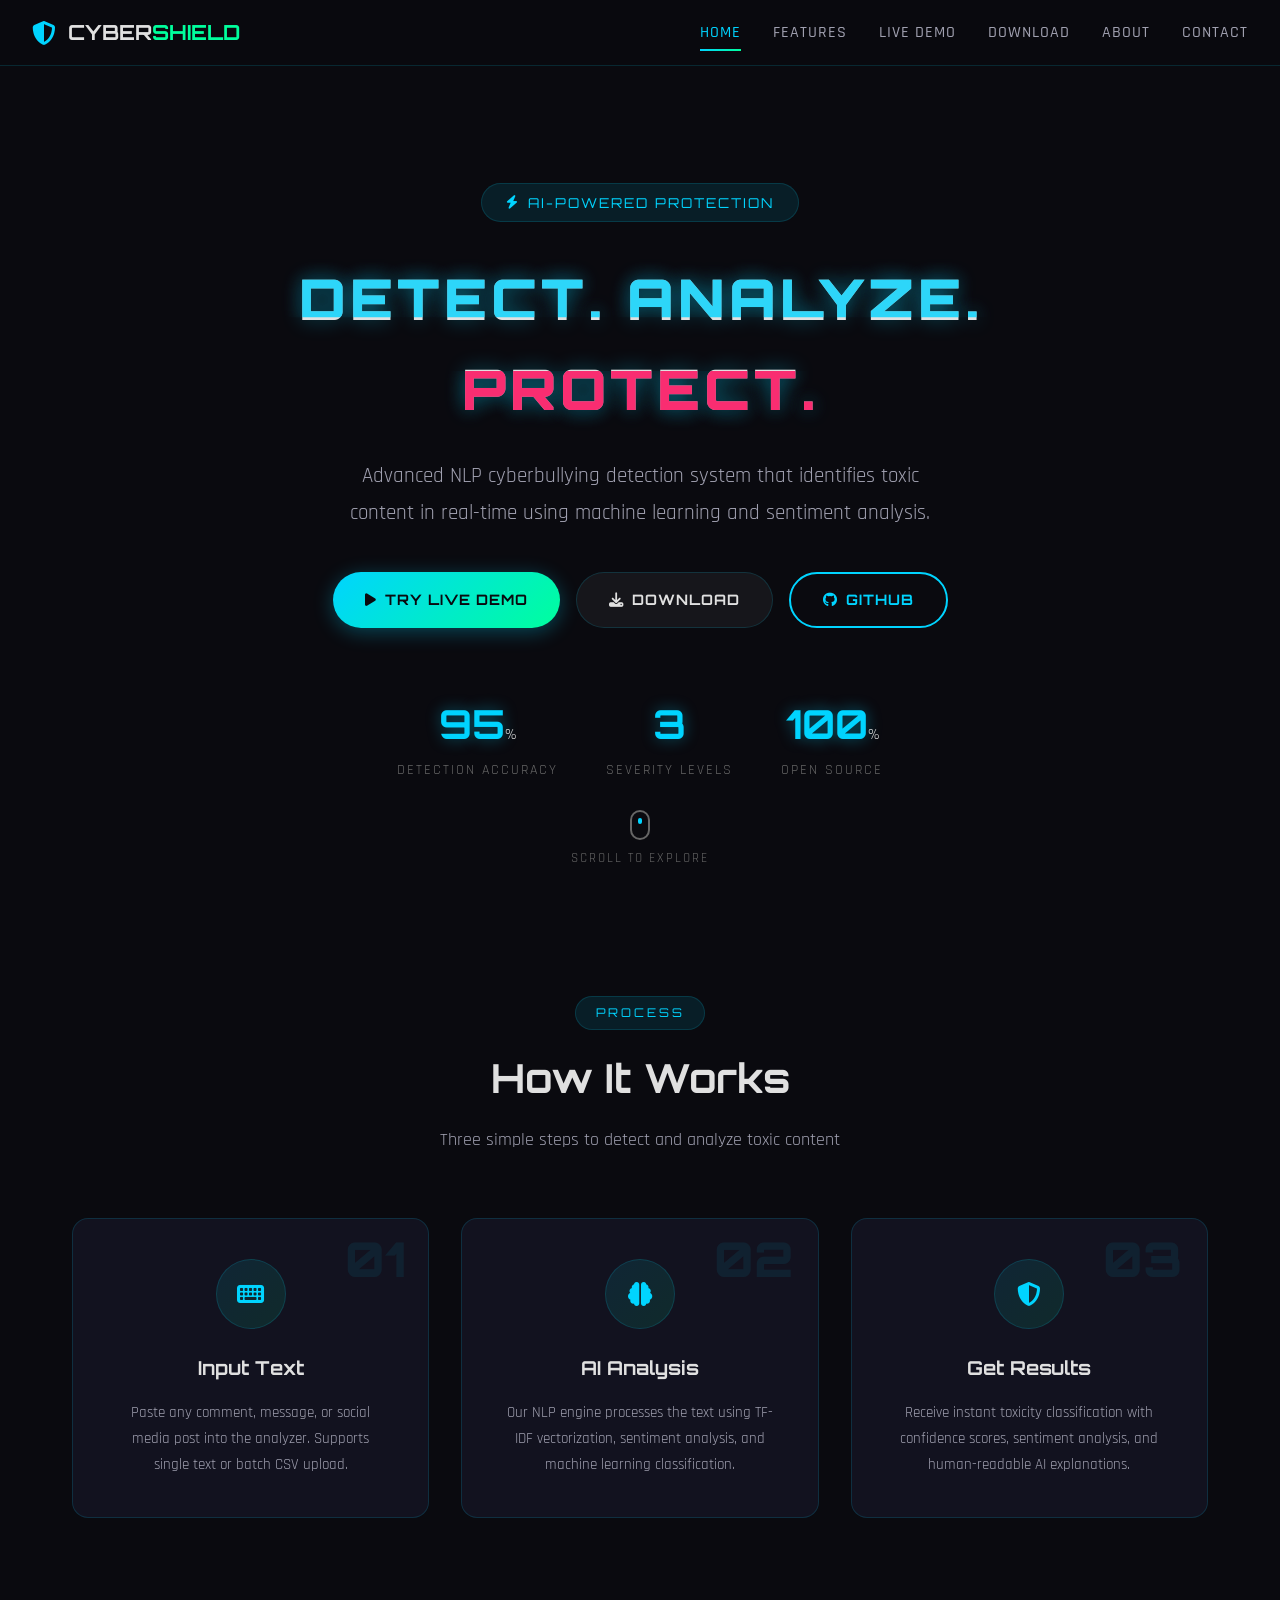
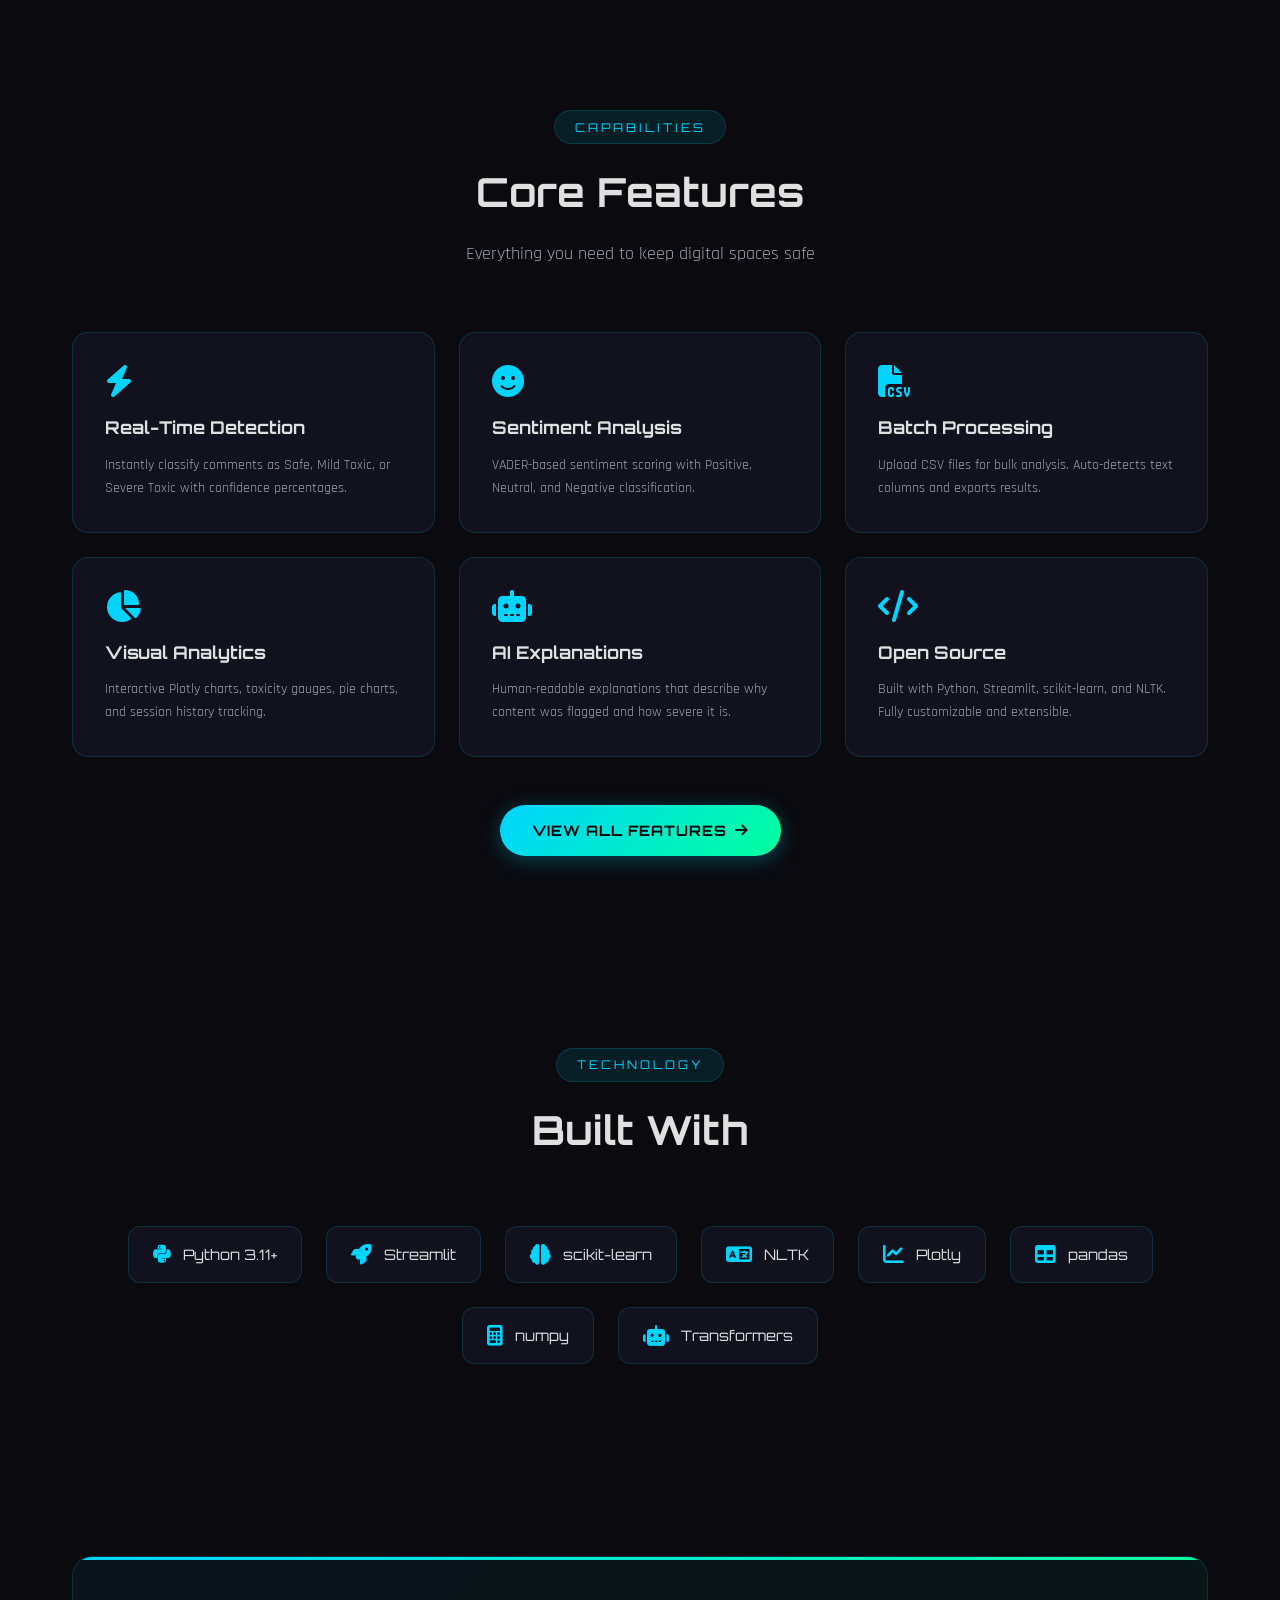
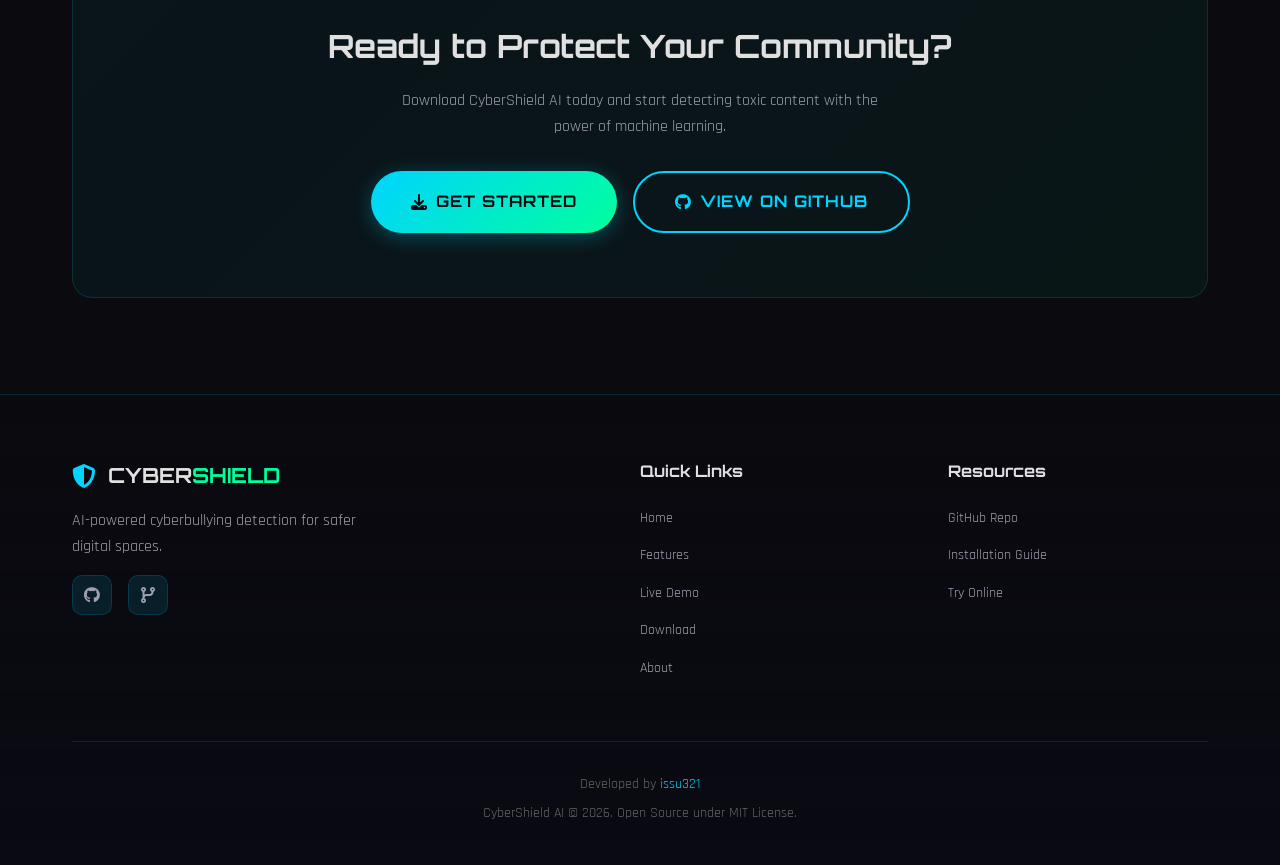
<file: index.html>
<!DOCTYPE html>
<html lang="en">
<head>
    <meta charset="UTF-8">
    <meta name="viewport" content="width=device-width, initial-scale=1.0">
    <title>CyberShield AI | AI-Powered Cyberbullying Detection</title>
    <meta name="description" content="CyberShield AI - Advanced NLP-powered cyberbullying detection system for safer social media.">
    <meta name="author" content="issu321">
    <link rel="stylesheet" href="assets/css/style.css">
    <link href="https://fonts.googleapis.com/css2?family=Orbitron:wght@400;500;700;900&family=Rajdhani:wght@300;400;500;600;700&display=swap" rel="stylesheet">
    <link rel="stylesheet" href="https://cdnjs.cloudflare.com/ajax/libs/font-awesome/6.5.1/css/all.min.css">
</head>
<body>
    <!-- Matrix Canvas Background -->
    <canvas id="matrixCanvas"></canvas>

    <!-- Navigation -->
    <nav class="navbar" id="navbar">
        <div class="nav-brand">
            <i class="fas fa-shield-halved"></i>
            <span>CYBER<span class="accent">SHIELD</span></span>
        </div>
        <ul class="nav-links" id="navLinks">
            <li><a href="index.html" class="active">Home</a></li>
            <li><a href="features.html">Features</a></li>
            <li><a href="demo.html">Live Demo</a></li>
            <li><a href="download.html">Download</a></li>
            <li><a href="about.html">About</a></li>
            <li><a href="contact.html">Contact</a></li>
        </ul>
        <div class="hamburger" id="hamburger">
            <span></span><span></span><span></span>
        </div>
    </nav>

    <!-- Hero Section -->
    <section class="hero" id="home">
        <div class="hero-content">
            <div class="badge">
                <i class="fas fa-bolt"></i> AI-Powered Protection
            </div>
            <h1 class="glitch" data-text="DETECT. ANALYZE. PROTECT.">
                DETECT. ANALYZE. PROTECT.
            </h1>
            <p class="hero-subtitle">
                Advanced NLP cyberbullying detection system that identifies toxic content 
                in real-time using machine learning and sentiment analysis.
            </p>
            <div class="hero-buttons">
                <a href="demo.html" class="btn btn-primary">
                    <i class="fas fa-play"></i> Try Live Demo
                </a>
                <a href="download.html" class="btn btn-secondary">
                    <i class="fas fa-download"></i> Download
                </a>
                <a href="https://github.com/issu321/Cyberbullying-Detection-on-Social-Media" target="_blank" class="btn btn-outline">
                    <i class="fab fa-github"></i> GitHub
                </a>
            </div>
            <div class="hero-stats">
                <div class="stat-item">
                    <span class="stat-number" data-target="95">0</span>%
                    <span class="stat-label">Detection Accuracy</span>
                </div>
                <div class="stat-item">
                    <span class="stat-number" data-target="3">0</span>
                    <span class="stat-label">Severity Levels</span>
                </div>
                <div class="stat-item">
                    <span class="stat-number" data-target="100">0</span>%
                    <span class="stat-label">Open Source</span>
                </div>
            </div>
        </div>
        <div class="scroll-indicator">
            <div class="mouse"><div class="wheel"></div></div>
            <span>Scroll to explore</span>
        </div>
    </section>

    <!-- How It Works -->
    <section class="section how-it-works" id="how">
        <div class="container">
            <div class="section-header">
                <span class="section-tag">PROCESS</span>
                <h2>How It Works</h2>
                <p>Three simple steps to detect and analyze toxic content</p>
            </div>
            <div class="steps-grid">
                <div class="step-card" data-step="01">
                    <div class="step-icon">
                        <i class="fas fa-keyboard"></i>
                    </div>
                    <h3>Input Text</h3>
                    <p>Paste any comment, message, or social media post into the analyzer. Supports single text or batch CSV upload.</p>
                </div>
                <div class="step-card" data-step="02">
                    <div class="step-icon">
                        <i class="fas fa-brain"></i>
                    </div>
                    <h3>AI Analysis</h3>
                    <p>Our NLP engine processes the text using TF-IDF vectorization, sentiment analysis, and machine learning classification.</p>
                </div>
                <div class="step-card" data-step="03">
                    <div class="step-icon">
                        <i class="fas fa-shield-halved"></i>
                    </div>
                    <h3>Get Results</h3>
                    <p>Receive instant toxicity classification with confidence scores, sentiment analysis, and human-readable AI explanations.</p>
                </div>
            </div>
        </div>
    </section>

    <!-- Features Preview -->
    <section class="section features-preview">
        <div class="container">
            <div class="section-header">
                <span class="section-tag">CAPABILITIES</span>
                <h2>Core Features</h2>
                <p>Everything you need to keep digital spaces safe</p>
            </div>
            <div class="features-grid">
                <div class="feature-card">
                    <div class="feature-glow"></div>
                    <i class="fas fa-bolt"></i>
                    <h3>Real-Time Detection</h3>
                    <p>Instantly classify comments as Safe, Mild Toxic, or Severe Toxic with confidence percentages.</p>
                </div>
                <div class="feature-card">
                    <div class="feature-glow"></div>
                    <i class="fas fa-smile"></i>
                    <h3>Sentiment Analysis</h3>
                    <p>VADER-based sentiment scoring with Positive, Neutral, and Negative classification.</p>
                </div>
                <div class="feature-card">
                    <div class="feature-glow"></div>
                    <i class="fas fa-file-csv"></i>
                    <h3>Batch Processing</h3>
                    <p>Upload CSV files for bulk analysis. Auto-detects text columns and exports results.</p>
                </div>
                <div class="feature-card">
                    <div class="feature-glow"></div>
                    <i class="fas fa-chart-pie"></i>
                    <h3>Visual Analytics</h3>
                    <p>Interactive Plotly charts, toxicity gauges, pie charts, and session history tracking.</p>
                </div>
                <div class="feature-card">
                    <div class="feature-glow"></div>
                    <i class="fas fa-robot"></i>
                    <h3>AI Explanations</h3>
                    <p>Human-readable explanations that describe why content was flagged and how severe it is.</p>
                </div>
                <div class="feature-card">
                    <div class="feature-glow"></div>
                    <i class="fas fa-code"></i>
                    <h3>Open Source</h3>
                    <p>Built with Python, Streamlit, scikit-learn, and NLTK. Fully customizable and extensible.</p>
                </div>
            </div>
            <div class="text-center" style="margin-top: 3rem;">
                <a href="features.html" class="btn btn-primary">View All Features <i class="fas fa-arrow-right"></i></a>
            </div>
        </div>
    </section>

    <!-- Tech Stack -->
    <section class="section tech-stack">
        <div class="container">
            <div class="section-header">
                <span class="section-tag">TECHNOLOGY</span>
                <h2>Built With</h2>
            </div>
            <div class="tech-grid">
                <div class="tech-item"><i class="fab fa-python"></i><span>Python 3.11+</span></div>
                <div class="tech-item"><i class="fas fa-rocket"></i><span>Streamlit</span></div>
                <div class="tech-item"><i class="fas fa-brain"></i><span>scikit-learn</span></div>
                <div class="tech-item"><i class="fas fa-language"></i><span>NLTK</span></div>
                <div class="tech-item"><i class="fas fa-chart-line"></i><span>Plotly</span></div>
                <div class="tech-item"><i class="fas fa-table"></i><span>pandas</span></div>
                <div class="tech-item"><i class="fas fa-calculator"></i><span>numpy</span></div>
                <div class="tech-item"><i class="fas fa-robot"></i><span>Transformers</span></div>
            </div>
        </div>
    </section>

    <!-- CTA Section -->
    <section class="section cta">
        <div class="container">
            <div class="cta-box">
                <h2>Ready to Protect Your Community?</h2>
                <p>Download CyberShield AI today and start detecting toxic content with the power of machine learning.</p>
                <div class="cta-buttons">
                    <a href="download.html" class="btn btn-primary btn-lg">
                        <i class="fas fa-download"></i> Get Started
                    </a>
                    <a href="https://github.com/issu321/Cyberbullying-Detection-on-Social-Media" target="_blank" class="btn btn-outline btn-lg">
                        <i class="fab fa-github"></i> View on GitHub
                    </a>
                </div>
            </div>
        </div>
    </section>

    <!-- Footer -->
    <footer class="footer">
        <div class="container">
            <div class="footer-grid">
                <div class="footer-brand">
                    <div class="nav-brand">
                        <i class="fas fa-shield-halved"></i>
                        <span>CYBER<span class="accent">SHIELD</span></span>
                    </div>
                    <p>AI-powered cyberbullying detection for safer digital spaces.</p>
                    <div class="social-links">
                        <a href="https://github.com/issu321" target="_blank"><i class="fab fa-github"></i></a>
                        <a href="https://github.com/issu321/Cyberbullying-Detection-on-Social-Media" target="_blank"><i class="fas fa-code-branch"></i></a>
                    </div>
                </div>
                <div class="footer-links">
                    <h4>Quick Links</h4>
                    <ul>
                        <li><a href="index.html">Home</a></li>
                        <li><a href="features.html">Features</a></li>
                        <li><a href="demo.html">Live Demo</a></li>
                        <li><a href="download.html">Download</a></li>
                        <li><a href="about.html">About</a></li>
                    </ul>
                </div>
                <div class="footer-links">
                    <h4>Resources</h4>
                    <ul>
                        <li><a href="https://github.com/issu321/Cyberbullying-Detection-on-Social-Media" target="_blank">GitHub Repo</a></li>
                        <li><a href="download.html">Installation Guide</a></li>
                        <li><a href="demo.html">Try Online</a></li>
                    </ul>
                </div>
            </div>
            <div class="footer-bottom">
                <p>Developed by <a href="https://github.com/issu321" target="_blank">issu321</a></p>
                <p>CyberShield AI &copy; 2026. Open Source under MIT License.</p>
            </div>
        </div>
    </footer>

    <script src="assets/js/main.js"></script>
</body>
</html>
</file>
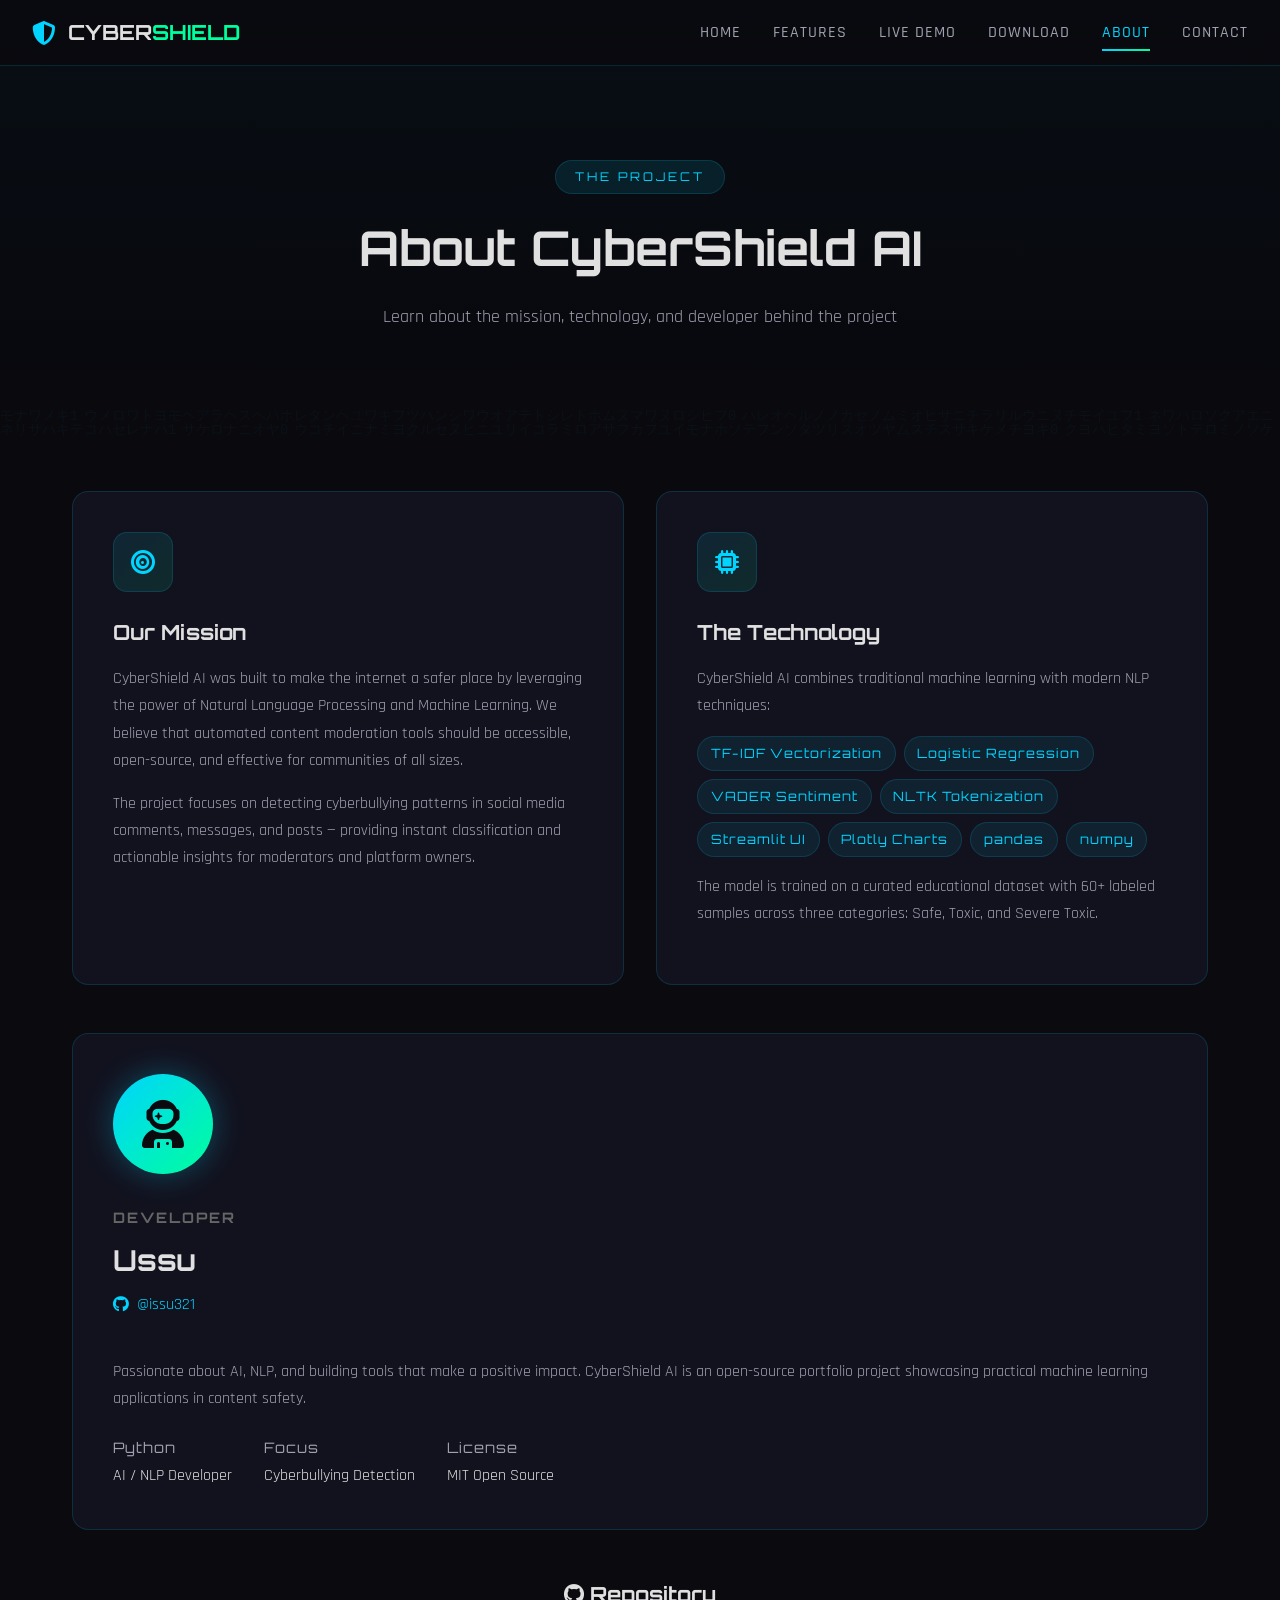
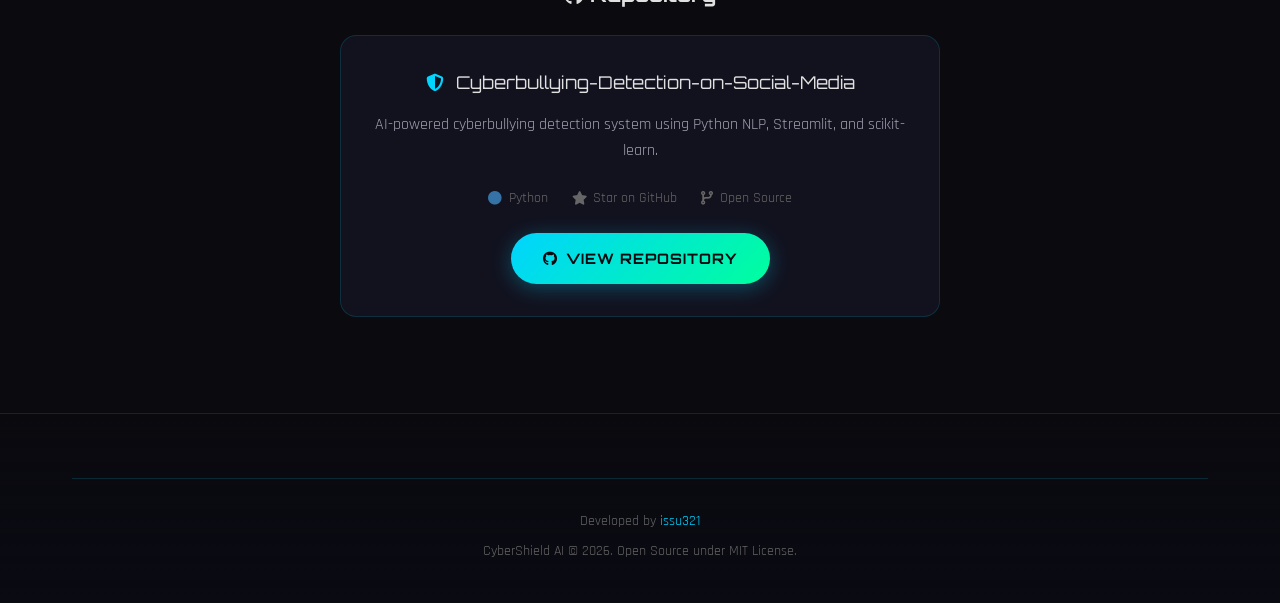
<file: about.html>
<!DOCTYPE html>
<html lang="en">
<head>
    <meta charset="UTF-8">
    <meta name="viewport" content="width=device-width, initial-scale=1.0">
    <title>About | CyberShield AI</title>
    <link rel="stylesheet" href="assets/css/style.css">
    <link href="https://fonts.googleapis.com/css2?family=Orbitron:wght@400;500;700;900&family=Rajdhani:wght@300;400;500;600;700&display=swap" rel="stylesheet">
    <link rel="stylesheet" href="https://cdnjs.cloudflare.com/ajax/libs/font-awesome/6.5.1/css/all.min.css">
</head>
<body>
    <canvas id="matrixCanvas"></canvas>

    <nav class="navbar" id="navbar">
        <div class="nav-brand">
            <i class="fas fa-shield-halved"></i>
            <span>CYBER<span class="accent">SHIELD</span></span>
        </div>
        <ul class="nav-links" id="navLinks">
            <li><a href="index.html">Home</a></li>
            <li><a href="features.html">Features</a></li>
            <li><a href="demo.html">Live Demo</a></li>
            <li><a href="download.html">Download</a></li>
            <li><a href="about.html" class="active">About</a></li>
            <li><a href="contact.html">Contact</a></li>
        </ul>
        <div class="hamburger" id="hamburger">
            <span></span><span></span><span></span>
        </div>
    </nav>

    <section class="page-header">
        <div class="container">
            <span class="section-tag">THE PROJECT</span>
            <h1>About CyberShield AI</h1>
            <p>Learn about the mission, technology, and developer behind the project</p>
        </div>
    </section>

    <section class="section">
        <div class="container">
            <div class="about-grid">
                <div class="about-card mission">
                    <div class="about-icon"><i class="fas fa-bullseye"></i></div>
                    <h2>Our Mission</h2>
                    <p>CyberShield AI was built to make the internet a safer place by leveraging the power of Natural Language Processing and Machine Learning. We believe that automated content moderation tools should be accessible, open-source, and effective for communities of all sizes.</p>
                    <p>The project focuses on detecting cyberbullying patterns in social media comments, messages, and posts — providing instant classification and actionable insights for moderators and platform owners.</p>
                </div>

                <div class="about-card tech">
                    <div class="about-icon"><i class="fas fa-microchip"></i></div>
                    <h2>The Technology</h2>
                    <p>CyberShield AI combines traditional machine learning with modern NLP techniques:</p>
                    <div class="tech-tags">
                        <span class="tech-tag">TF-IDF Vectorization</span>
                        <span class="tech-tag">Logistic Regression</span>
                        <span class="tech-tag">VADER Sentiment</span>
                        <span class="tech-tag">NLTK Tokenization</span>
                        <span class="tech-tag">Streamlit UI</span>
                        <span class="tech-tag">Plotly Charts</span>
                        <span class="tech-tag">pandas</span>
                        <span class="tech-tag">numpy</span>
                    </div>
                    <p style="margin-top:1rem;">The model is trained on a curated educational dataset with 60+ labeled samples across three categories: Safe, Toxic, and Severe Toxic.</p>
                </div>
            </div>

            <div class="developer-section">
                <div class="dev-card">
                    <div class="dev-avatar">
                        <i class="fas fa-user-astronaut"></i>
                    </div>
                    <div class="dev-info">
                        <h2>Developer</h2>
                        <h3>Ussu</h3>
                        <p class="dev-handle">
                            <a href="https://github.com/issu321" target="_blank"><i class="fab fa-github"></i> @issu321</a>
                        </p>
                        <p>Passionate about AI, NLP, and building tools that make a positive impact. CyberShield AI is an open-source portfolio project showcasing practical machine learning applications in content safety.</p>
                        <div class="dev-stats">
                            <div><span>Python</span> AI / NLP Developer</div>
                            <div><span>Focus</span> Cyberbullying Detection</div>
                            <div><span>License</span> MIT Open Source</div>
                        </div>
                    </div>
                </div>
            </div>

            <div class="repo-section">
                <h2><i class="fab fa-github"></i> Repository</h2>
                <div class="repo-card">
                    <div class="repo-header">
                        <i class="fas fa-shield-halved"></i>
                        <span>Cyberbullying-Detection-on-Social-Media</span>
                    </div>
                    <p>AI-powered cyberbullying detection system using Python NLP, Streamlit, and scikit-learn.</p>
                    <div class="repo-meta">
                        <span><i class="fas fa-circle" style="color:#3572A5"></i> Python</span>
                        <span><i class="fas fa-star"></i> Star on GitHub</span>
                        <span><i class="fas fa-code-branch"></i> Open Source</span>
                    </div>
                    <a href="https://github.com/issu321/Cyberbullying-Detection-on-Social-Media" target="_blank" class="btn btn-primary">
                        <i class="fab fa-github"></i> View Repository
                    </a>
                </div>
            </div>
        </div>
    </section>

    <footer class="footer">
        <div class="container">
            <div class="footer-bottom">
                <p>Developed by <a href="https://github.com/issu321" target="_blank">issu321</a></p>
                <p>CyberShield AI &copy; 2026. Open Source under MIT License.</p>
            </div>
        </div>
    </footer>

    <script src="assets/js/main.js"></script>
</body>
</html>
</file>
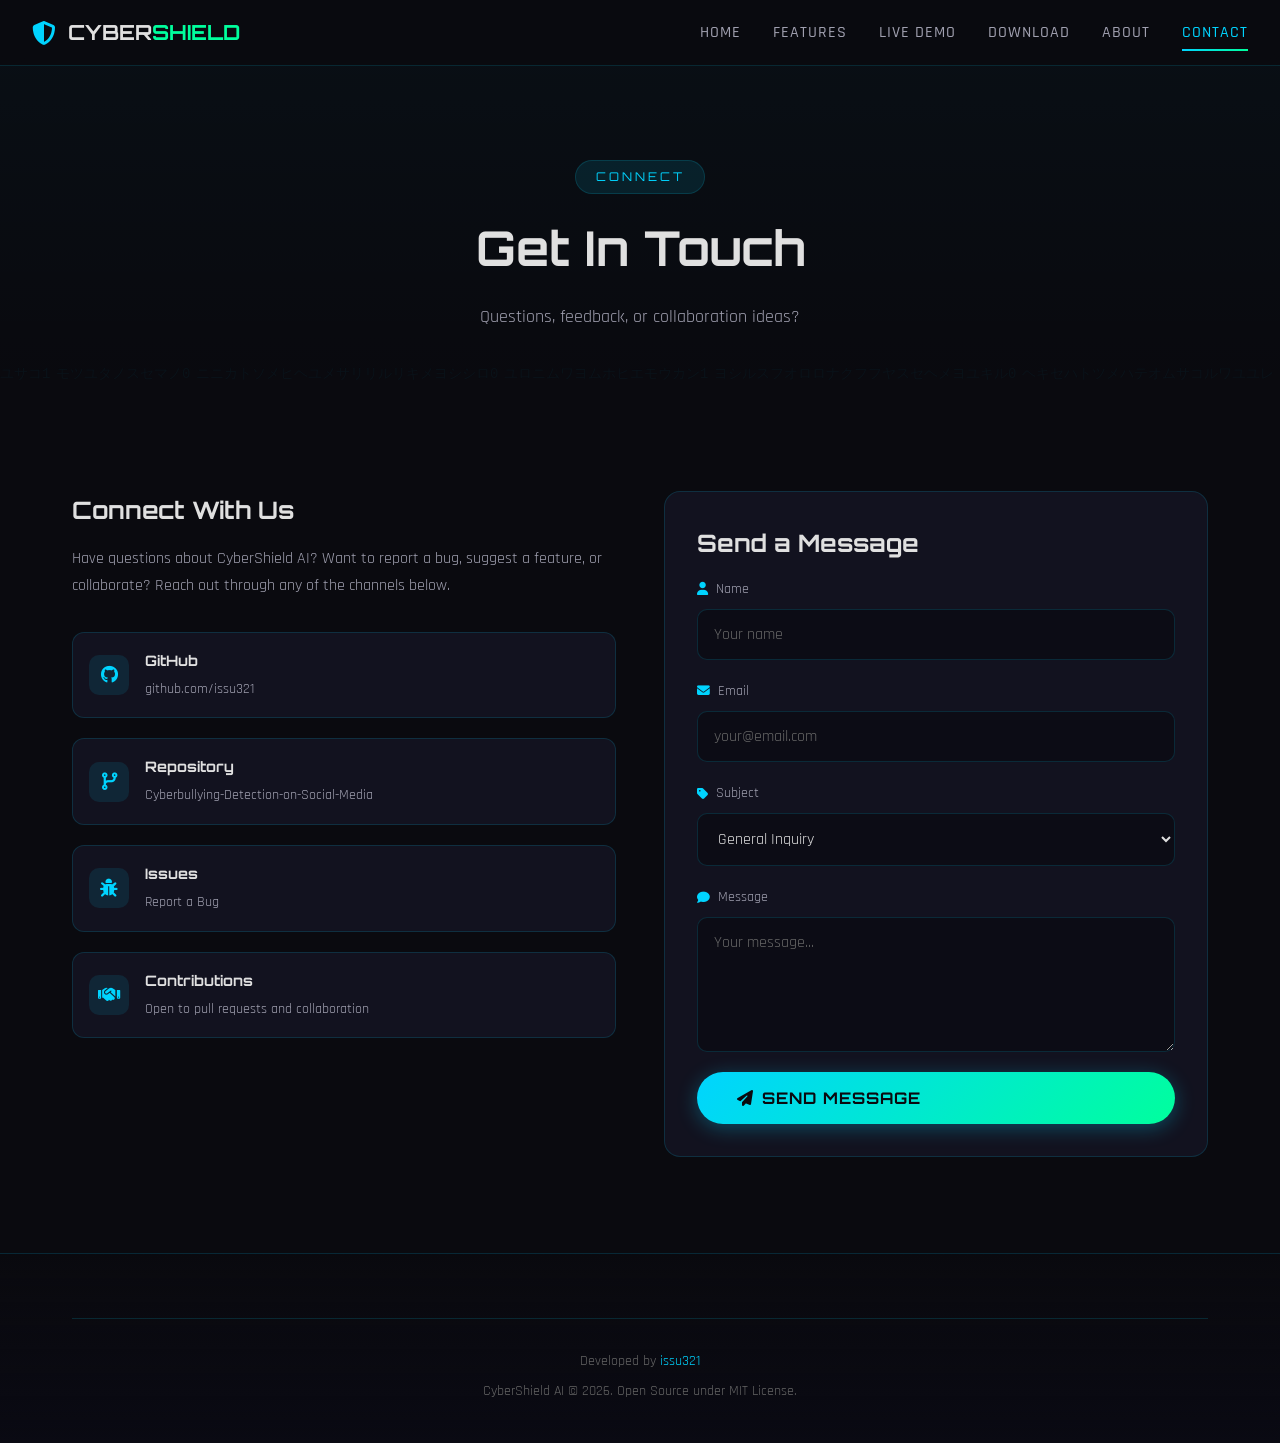
<file: contact.html>
<!DOCTYPE html>
<html lang="en">
<head>
    <meta charset="UTF-8">
    <meta name="viewport" content="width=device-width, initial-scale=1.0">
    <title>Contact | CyberShield AI</title>
    <link rel="stylesheet" href="assets/css/style.css">
    <link href="https://fonts.googleapis.com/css2?family=Orbitron:wght@400;500;700;900&family=Rajdhani:wght@300;400;500;600;700&display=swap" rel="stylesheet">
    <link rel="stylesheet" href="https://cdnjs.cloudflare.com/ajax/libs/font-awesome/6.5.1/css/all.min.css">
</head>
<body>
    <canvas id="matrixCanvas"></canvas>

    <nav class="navbar" id="navbar">
        <div class="nav-brand">
            <i class="fas fa-shield-halved"></i>
            <span>CYBER<span class="accent">SHIELD</span></span>
        </div>
        <ul class="nav-links" id="navLinks">
            <li><a href="index.html">Home</a></li>
            <li><a href="features.html">Features</a></li>
            <li><a href="demo.html">Live Demo</a></li>
            <li><a href="download.html">Download</a></li>
            <li><a href="about.html">About</a></li>
            <li><a href="contact.html" class="active">Contact</a></li>
        </ul>
        <div class="hamburger" id="hamburger">
            <span></span><span></span><span></span>
        </div>
    </nav>

    <section class="page-header">
        <div class="container">
            <span class="section-tag">CONNECT</span>
            <h1>Get In Touch</h1>
            <p>Questions, feedback, or collaboration ideas?</p>
        </div>
    </section>

    <section class="section">
        <div class="container">
            <div class="contact-grid">
                <div class="contact-info">
                    <h2>Connect With Us</h2>
                    <p>Have questions about CyberShield AI? Want to report a bug, suggest a feature, or collaborate? Reach out through any of the channels below.</p>

                    <div class="contact-methods">
                        <div class="contact-method">
                            <i class="fab fa-github"></i>
                            <div>
                                <h4>GitHub</h4>
                                <a href="https://github.com/issu321" target="_blank">github.com/issu321</a>
                            </div>
                        </div>
                        <div class="contact-method">
                            <i class="fas fa-code-branch"></i>
                            <div>
                                <h4>Repository</h4>
                                <a href="https://github.com/issu321/Cyberbullying-Detection-on-Social-Media" target="_blank">Cyberbullying-Detection-on-Social-Media</a>
                            </div>
                        </div>
                        <div class="contact-method">
                            <i class="fas fa-bug"></i>
                            <div>
                                <h4>Issues</h4>
                                <a href="https://github.com/issu321/Cyberbullying-Detection-on-Social-Media/issues" target="_blank">Report a Bug</a>
                            </div>
                        </div>
                        <div class="contact-method">
                            <i class="fas fa-handshake"></i>
                            <div>
                                <h4>Contributions</h4>
                                <span>Open to pull requests and collaboration</span>
                            </div>
                        </div>
                    </div>
                </div>

                <div class="contact-form-box">
                    <h2>Send a Message</h2>
                    <form id="contactForm" class="contact-form">
                        <div class="form-group">
                            <label><i class="fas fa-user"></i> Name</label>
                            <input type="text" id="contactName" placeholder="Your name" required>
                        </div>
                        <div class="form-group">
                            <label><i class="fas fa-envelope"></i> Email</label>
                            <input type="email" id="contactEmail" placeholder="your@email.com" required>
                        </div>
                        <div class="form-group">
                            <label><i class="fas fa-tag"></i> Subject</label>
                            <select id="contactSubject">
                                <option value="general">General Inquiry</option>
                                <option value="bug">Bug Report</option>
                                <option value="feature">Feature Request</option>
                                <option value="collab">Collaboration</option>
                            </select>
                        </div>
                        <div class="form-group">
                            <label><i class="fas fa-comment"></i> Message</label>
                            <textarea id="contactMessage" rows="5" placeholder="Your message..." required></textarea>
                        </div>
                        <button type="submit" class="btn btn-primary btn-lg" style="width:100%">
                            <i class="fas fa-paper-plane"></i> Send Message
                        </button>
                    </form>
                    <div id="formSuccess" class="form-success hidden">
                        <i class="fas fa-check-circle"></i>
                        <p>Message sent successfully! We'll get back to you soon.</p>
                    </div>
                </div>
            </div>
        </div>
    </section>

    <footer class="footer">
        <div class="container">
            <div class="footer-bottom">
                <p>Developed by <a href="https://github.com/issu321" target="_blank">issu321</a></p>
                <p>CyberShield AI &copy; 2026. Open Source under MIT License.</p>
            </div>
        </div>
    </footer>

    <script src="assets/js/main.js"></script>
</body>
</html>
</file>
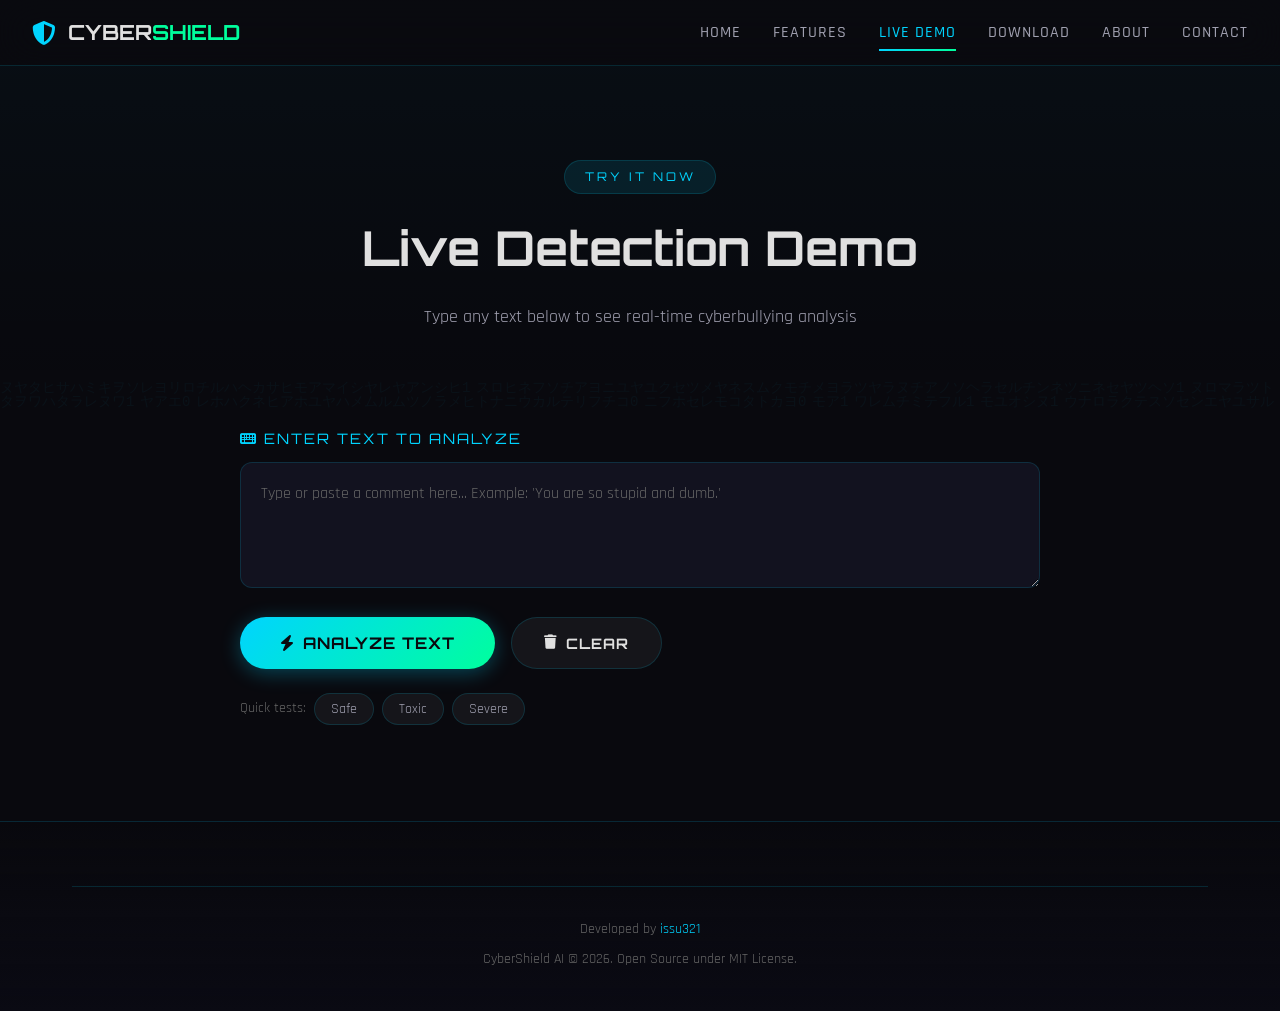
<file: demo.html>
<!DOCTYPE html>
<html lang="en">
<head>
    <meta charset="UTF-8">
    <meta name="viewport" content="width=device-width, initial-scale=1.0">
    <title>Live Demo | CyberShield AI</title>
    <link rel="stylesheet" href="assets/css/style.css">
    <link href="https://fonts.googleapis.com/css2?family=Orbitron:wght@400;500;700;900&family=Rajdhani:wght@300;400;500;600;700&display=swap" rel="stylesheet">
    <link rel="stylesheet" href="https://cdnjs.cloudflare.com/ajax/libs/font-awesome/6.5.1/css/all.min.css">
</head>
<body>
    <canvas id="matrixCanvas"></canvas>

    <nav class="navbar" id="navbar">
        <div class="nav-brand">
            <i class="fas fa-shield-halved"></i>
            <span>CYBER<span class="accent">SHIELD</span></span>
        </div>
        <ul class="nav-links" id="navLinks">
            <li><a href="index.html">Home</a></li>
            <li><a href="features.html">Features</a></li>
            <li><a href="demo.html" class="active">Live Demo</a></li>
            <li><a href="download.html">Download</a></li>
            <li><a href="about.html">About</a></li>
            <li><a href="contact.html">Contact</a></li>
        </ul>
        <div class="hamburger" id="hamburger">
            <span></span><span></span><span></span>
        </div>
    </nav>

    <section class="page-header">
        <div class="container">
            <span class="section-tag">TRY IT NOW</span>
            <h1>Live Detection Demo</h1>
            <p>Type any text below to see real-time cyberbullying analysis</p>
        </div>
    </section>

    <section class="section demo-section">
        <div class="container">
            <div class="demo-box">
                <div class="demo-input-area">
                    <label class="demo-label"><i class="fas fa-keyboard"></i> Enter text to analyze</label>
                    <textarea id="demoInput" class="demo-textarea" placeholder="Type or paste a comment here... Example: 'You are so stupid and dumb.'" rows="4"></textarea>
                    <div class="demo-actions">
                        <button id="analyzeBtn" class="btn btn-primary btn-lg">
                            <i class="fas fa-bolt"></i> Analyze Text
                        </button>
                        <button id="clearBtn" class="btn btn-secondary">
                            <i class="fas fa-trash"></i> Clear
                        </button>
                    </div>
                    <div class="demo-presets">
                        <span>Quick tests:</span>
                        <button class="preset-btn" data-text="Great job team, this is amazing work!">Safe</button>
                        <button class="preset-btn" data-text="You are so stupid and nobody cares about you.">Toxic</button>
                        <button class="preset-btn" data-text="You are worthless and should disappear forever.">Severe</button>
                    </div>
                </div>

                <div id="demoResults" class="demo-results hidden">
                    <div class="result-header" id="resultHeader">
                        <i class="fas fa-shield-halved"></i>
                        <span id="resultStatus">Analyzing...</span>
                    </div>

                    <div class="result-confidence">
                        <div class="confidence-label">Confidence</div>
                        <div class="confidence-bar-bg">
                            <div class="confidence-bar" id="confidenceBar"></div>
                        </div>
                        <div class="confidence-value" id="confidenceValue">0%</div>
                    </div>

                    <div class="result-probabilities">
                        <div class="prob-item">
                            <span class="prob-label">Safe</span>
                            <div class="prob-bar-bg"><div class="prob-bar safe" id="safeBar"></div></div>
                            <span class="prob-value" id="safeValue">0%</span>
                        </div>
                        <div class="prob-item">
                            <span class="prob-label">Toxic</span>
                            <div class="prob-bar-bg"><div class="prob-bar toxic" id="toxicBar"></div></div>
                            <span class="prob-value" id="toxicValue">0%</span>
                        </div>
                        <div class="prob-item">
                            <span class="prob-label">Severe</span>
                            <div class="prob-bar-bg"><div class="prob-bar severe" id="severeBar"></div></div>
                            <span class="prob-value" id="severeValue">0%</span>
                        </div>
                    </div>

                    <div class="result-explanation">
                        <h4><i class="fas fa-brain"></i> AI Explanation</h4>
                        <p id="explanationText"></p>
                    </div>

                    <div class="result-sentiment">
                        <h4><i class="fas fa-smile"></i> Sentiment Analysis</h4>
                        <div class="sentiment-display" id="sentimentDisplay">
                            <span class="sentiment-emoji" id="sentimentEmoji">😐</span>
                            <span class="sentiment-label" id="sentimentLabel">Neutral</span>
                        </div>
                        <div class="sentiment-scores" id="sentimentScores"></div>
                    </div>
                </div>
            </div>
        </div>
    </section>

    <footer class="footer">
        <div class="container">
            <div class="footer-bottom">
                <p>Developed by <a href="https://github.com/issu321" target="_blank">issu321</a></p>
                <p>CyberShield AI &copy; 2026. Open Source under MIT License.</p>
            </div>
        </div>
    </footer>

    <script src="assets/js/main.js"></script>
    <script src="assets/js/demo.js"></script>
</body>
</html>
</file>
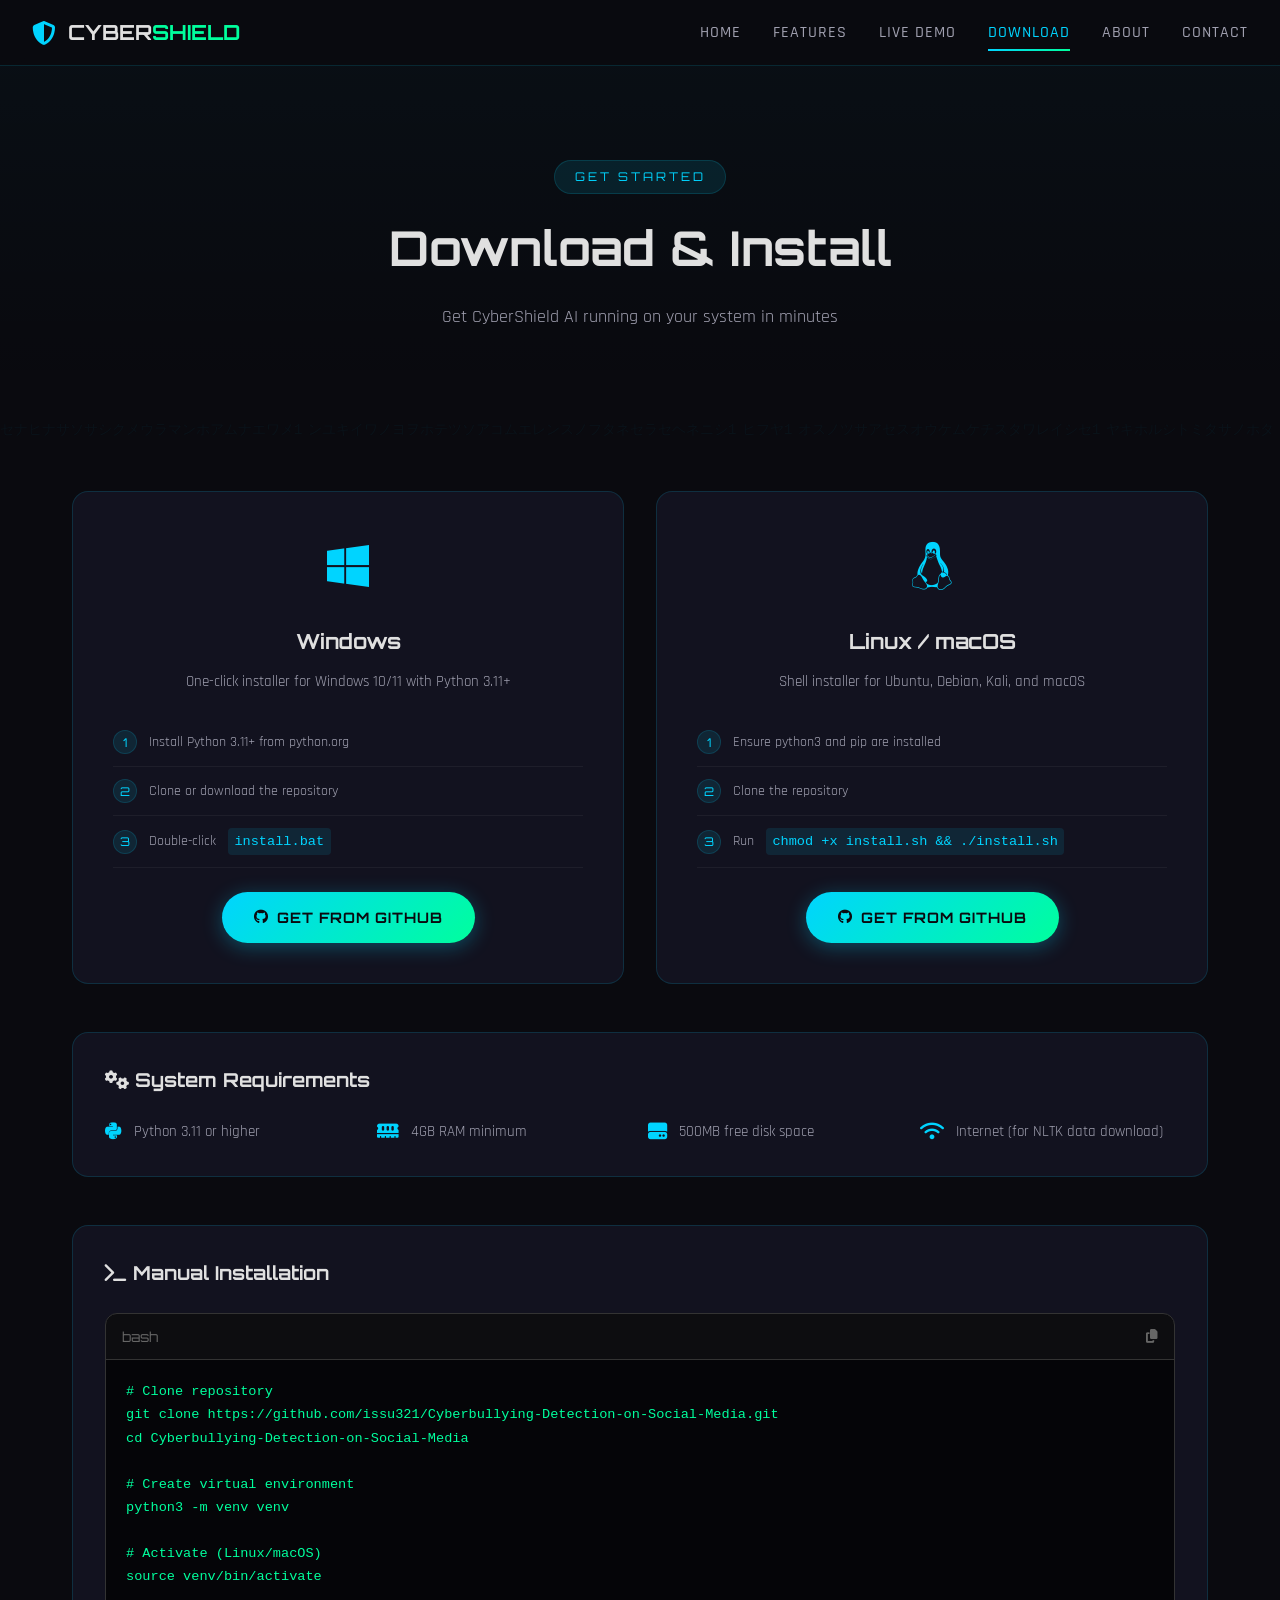
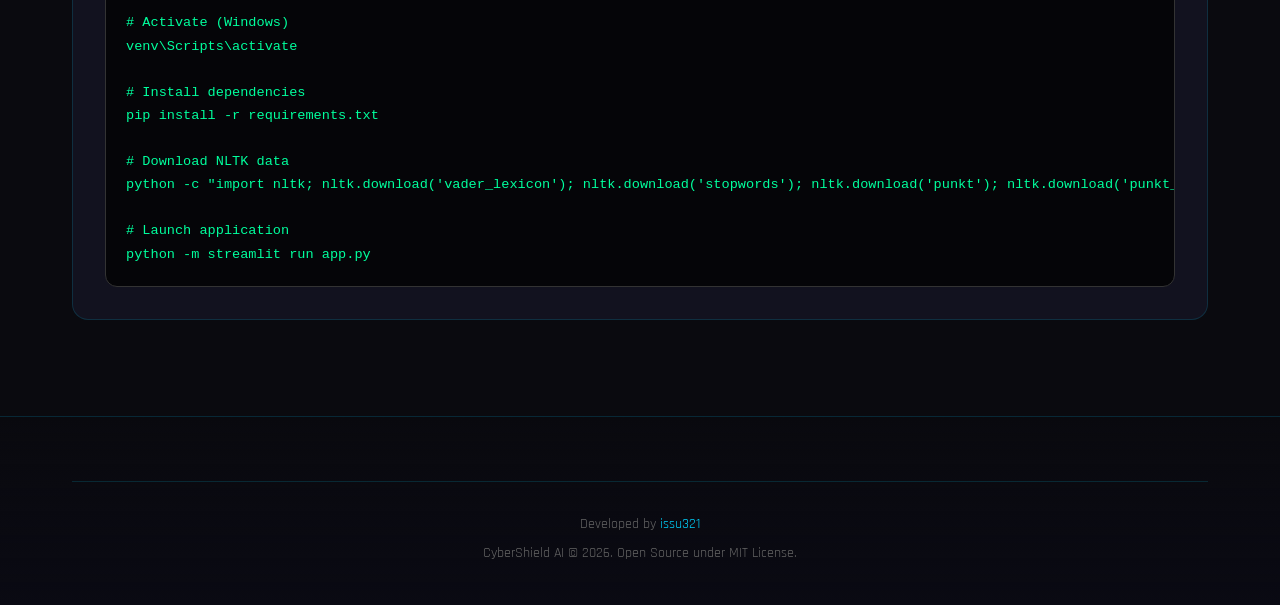
<file: download.html>
<!DOCTYPE html>
<html lang="en">
<head>
    <meta charset="UTF-8">
    <meta name="viewport" content="width=device-width, initial-scale=1.0">
    <title>Download | CyberShield AI</title>
    <link rel="stylesheet" href="assets/css/style.css">
    <link href="https://fonts.googleapis.com/css2?family=Orbitron:wght@400;500;700;900&family=Rajdhani:wght@300;400;500;600;700&display=swap" rel="stylesheet">
    <link rel="stylesheet" href="https://cdnjs.cloudflare.com/ajax/libs/font-awesome/6.5.1/css/all.min.css">
</head>
<body>
    <canvas id="matrixCanvas"></canvas>

    <nav class="navbar" id="navbar">
        <div class="nav-brand">
            <i class="fas fa-shield-halved"></i>
            <span>CYBER<span class="accent">SHIELD</span></span>
        </div>
        <ul class="nav-links" id="navLinks">
            <li><a href="index.html">Home</a></li>
            <li><a href="features.html">Features</a></li>
            <li><a href="demo.html">Live Demo</a></li>
            <li><a href="download.html" class="active">Download</a></li>
            <li><a href="about.html">About</a></li>
            <li><a href="contact.html">Contact</a></li>
        </ul>
        <div class="hamburger" id="hamburger">
            <span></span><span></span><span></span>
        </div>
    </nav>

    <section class="page-header">
        <div class="container">
            <span class="section-tag">GET STARTED</span>
            <h1>Download & Install</h1>
            <p>Get CyberShield AI running on your system in minutes</p>
        </div>
    </section>

    <section class="section">
        <div class="container">
            <div class="download-grid">
                <div class="download-card">
                    <div class="download-icon"><i class="fab fa-windows"></i></div>
                    <h2>Windows</h2>
                    <p>One-click installer for Windows 10/11 with Python 3.11+</p>
                    <div class="install-steps">
                        <div class="install-step"><span>1</span> Install Python 3.11+ from python.org</div>
                        <div class="install-step"><span>2</span> Clone or download the repository</div>
                        <div class="install-step"><span>3</span> Double-click <code>install.bat</code></div>
                    </div>
                    <a href="https://github.com/issu321/Cyberbullying-Detection-on-Social-Media/archive/refs/heads/main.zip" target="_blank" class="btn btn-primary">
                        <i class="fab fa-github"></i> Get from GitHub
                    </a>
                </div>

                <div class="download-card">
                    <div class="download-icon"><i class="fab fa-linux"></i></div>
                    <h2>Linux / macOS</h2>
                    <p>Shell installer for Ubuntu, Debian, Kali, and macOS</p>
                    <div class="install-steps">
                        <div class="install-step"><span>1</span> Ensure python3 and pip are installed</div>
                        <div class="install-step"><span>2</span> Clone the repository</div>
                        <div class="install-step"><span>3</span> Run <code>chmod +x install.sh && ./install.sh</code></div>
                    </div>
                    <a href="https://github.com/issu321/Cyberbullying-Detection-on-Social-Media/archive/refs/heads/main.zip" target="_blank" class="btn btn-primary">
                        <i class="fab fa-github"></i> Get from GitHub
                    </a>
                </div>
            </div>

            <div class="requirements-box">
                <h3><i class="fas fa-cogs"></i> System Requirements</h3>
                <div class="req-grid">
                    <div class="req-item"><i class="fab fa-python"></i> Python 3.11 or higher</div>
                    <div class="req-item"><i class="fas fa-memory"></i> 4GB RAM minimum</div>
                    <div class="req-item"><i class="fas fa-hdd"></i> 500MB free disk space</div>
                    <div class="req-item"><i class="fas fa-wifi"></i> Internet (for NLTK data download)</div>
                </div>
            </div>

            <div class="manual-install">
                <h3><i class="fas fa-terminal"></i> Manual Installation</h3>
                <div class="code-block">
                    <div class="code-header">
                        <span>bash</span>
                        <button class="copy-btn" onclick="copyCode(this)"><i class="fas fa-copy"></i></button>
                    </div>
                    <pre><code># Clone repository
git clone https://github.com/issu321/Cyberbullying-Detection-on-Social-Media.git
cd Cyberbullying-Detection-on-Social-Media

# Create virtual environment
python3 -m venv venv

# Activate (Linux/macOS)
source venv/bin/activate

# Activate (Windows)
venv\Scripts\activate

# Install dependencies
pip install -r requirements.txt

# Download NLTK data
python -c "import nltk; nltk.download('vader_lexicon'); nltk.download('stopwords'); nltk.download('punkt'); nltk.download('punkt_tab')"

# Launch application
python -m streamlit run app.py</code></pre>
                </div>
            </div>
        </div>
    </section>

    <footer class="footer">
        <div class="container">
            <div class="footer-bottom">
                <p>Developed by <a href="https://github.com/issu321" target="_blank">issu321</a></p>
                <p>CyberShield AI &copy; 2026. Open Source under MIT License.</p>
            </div>
        </div>
    </footer>

    <script src="assets/js/main.js"></script>
</body>
</html>
</file>
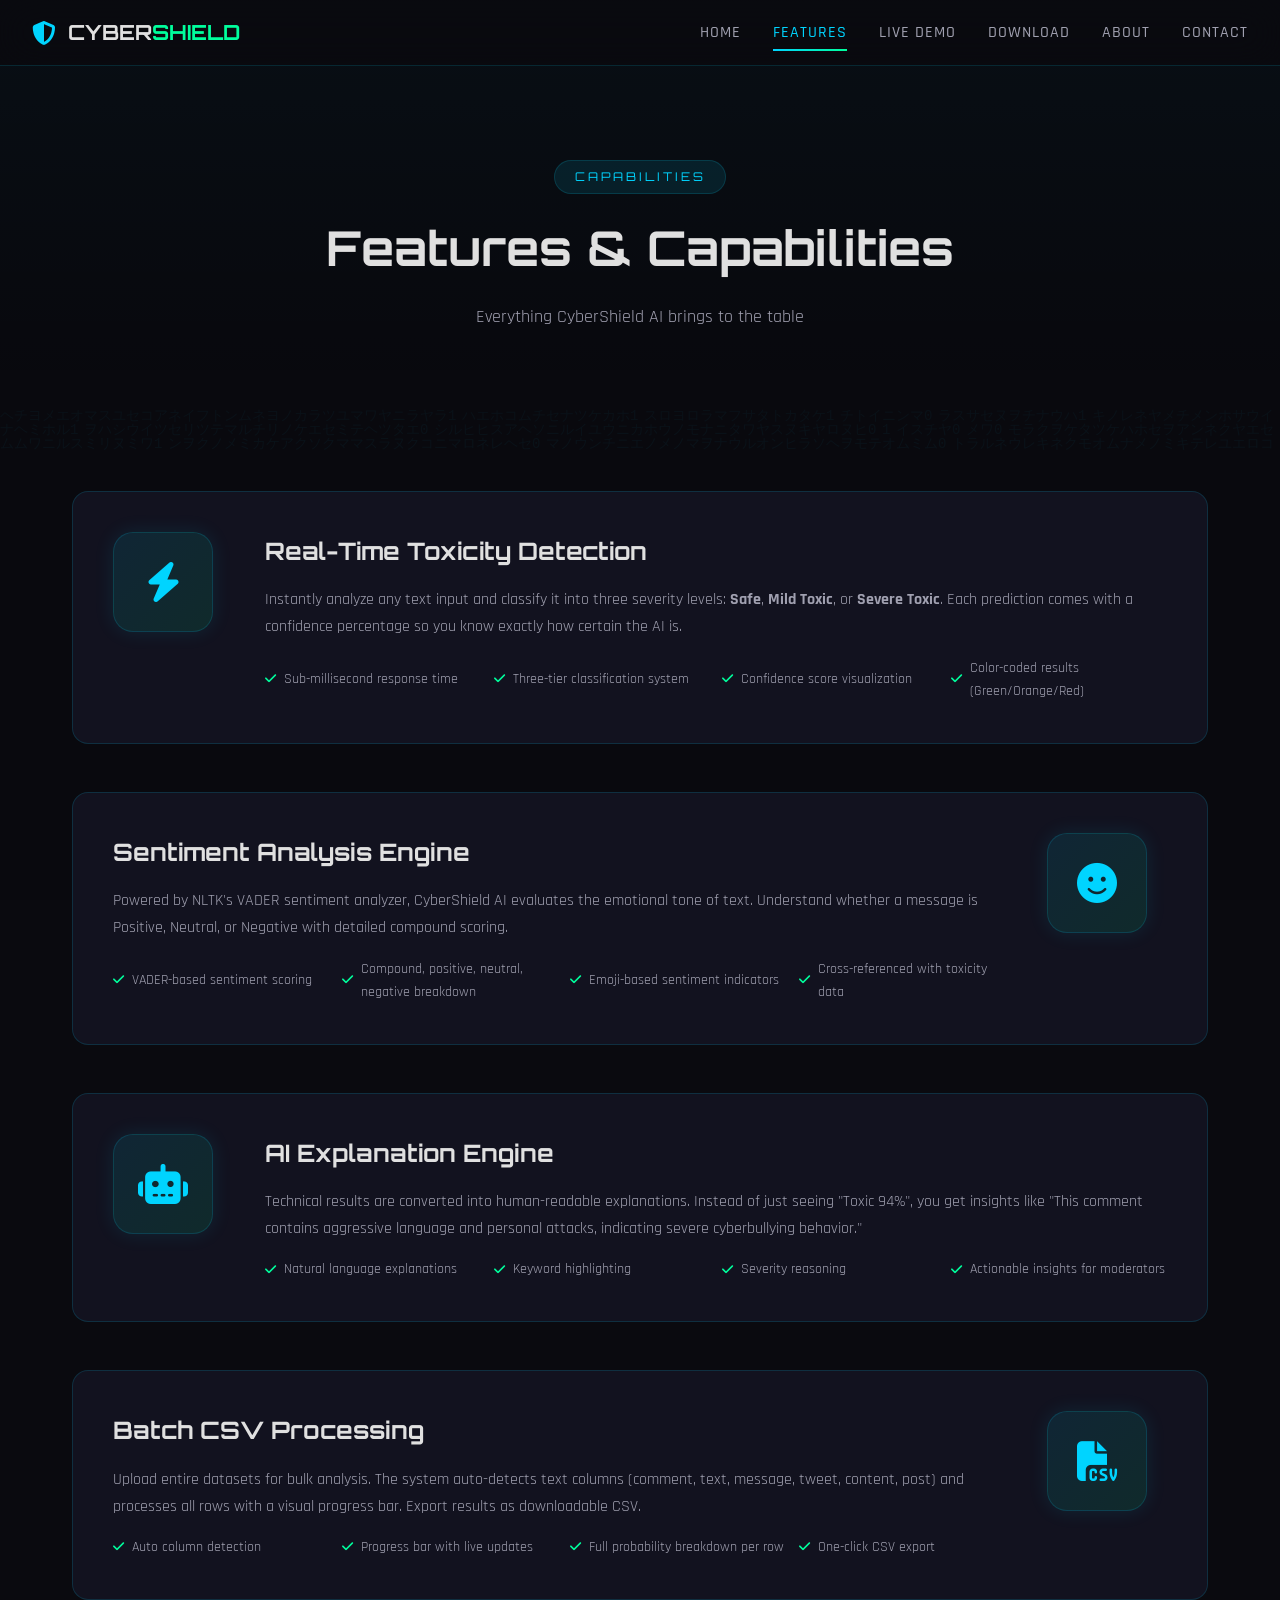
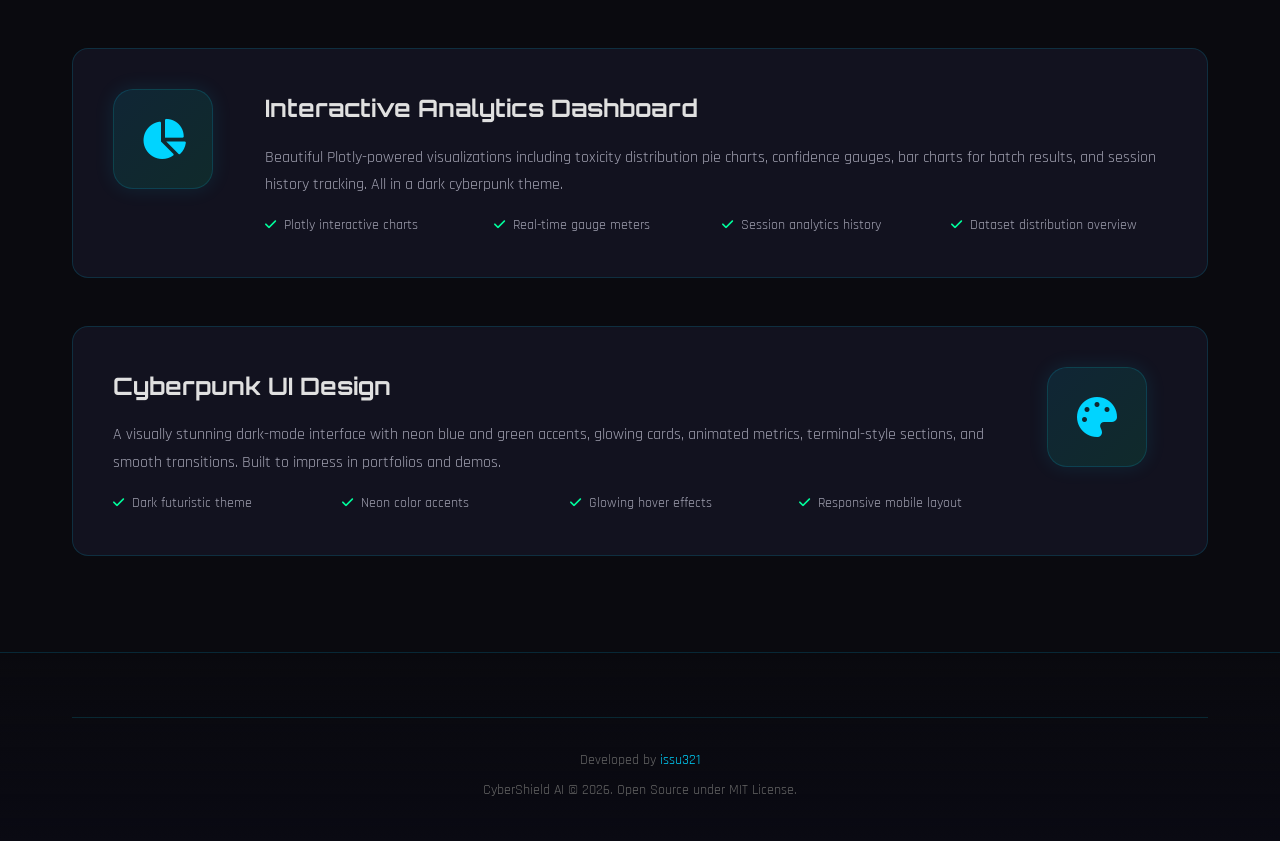
<file: features.html>
<!DOCTYPE html>
<html lang="en">
<head>
    <meta charset="UTF-8">
    <meta name="viewport" content="width=device-width, initial-scale=1.0">
    <title>Features | CyberShield AI</title>
    <link rel="stylesheet" href="assets/css/style.css">
    <link href="https://fonts.googleapis.com/css2?family=Orbitron:wght@400;500;700;900&family=Rajdhani:wght@300;400;500;600;700&display=swap" rel="stylesheet">
    <link rel="stylesheet" href="https://cdnjs.cloudflare.com/ajax/libs/font-awesome/6.5.1/css/all.min.css">
</head>
<body>
    <canvas id="matrixCanvas"></canvas>

    <nav class="navbar" id="navbar">
        <div class="nav-brand">
            <i class="fas fa-shield-halved"></i>
            <span>CYBER<span class="accent">SHIELD</span></span>
        </div>
        <ul class="nav-links" id="navLinks">
            <li><a href="index.html">Home</a></li>
            <li><a href="features.html" class="active">Features</a></li>
            <li><a href="demo.html">Live Demo</a></li>
            <li><a href="download.html">Download</a></li>
            <li><a href="about.html">About</a></li>
            <li><a href="contact.html">Contact</a></li>
        </ul>
        <div class="hamburger" id="hamburger">
            <span></span><span></span><span></span>
        </div>
    </nav>

    <section class="page-header">
        <div class="container">
            <span class="section-tag">CAPABILITIES</span>
            <h1>Features & Capabilities</h1>
            <p>Everything CyberShield AI brings to the table</p>
        </div>
    </section>

    <section class="section">
        <div class="container">
            <div class="feature-detail-grid">
                <div class="feature-detail-card">
                    <div class="feature-icon-large"><i class="fas fa-bolt"></i></div>
                    <div class="feature-detail-content">
                        <h2>Real-Time Toxicity Detection</h2>
                        <p>Instantly analyze any text input and classify it into three severity levels: <strong>Safe</strong>, <strong>Mild Toxic</strong>, or <strong>Severe Toxic</strong>. Each prediction comes with a confidence percentage so you know exactly how certain the AI is.</p>
                        <ul class="feature-list">
                            <li><i class="fas fa-check"></i> Sub-millisecond response time</li>
                            <li><i class="fas fa-check"></i> Three-tier classification system</li>
                            <li><i class="fas fa-check"></i> Confidence score visualization</li>
                            <li><i class="fas fa-check"></i> Color-coded results (Green/Orange/Red)</li>
                        </ul>
                    </div>
                </div>

                <div class="feature-detail-card reverse">
                    <div class="feature-icon-large"><i class="fas fa-smile"></i></div>
                    <div class="feature-detail-content">
                        <h2>Sentiment Analysis Engine</h2>
                        <p>Powered by NLTK's VADER sentiment analyzer, CyberShield AI evaluates the emotional tone of text. Understand whether a message is Positive, Neutral, or Negative with detailed compound scoring.</p>
                        <ul class="feature-list">
                            <li><i class="fas fa-check"></i> VADER-based sentiment scoring</li>
                            <li><i class="fas fa-check"></i> Compound, positive, neutral, negative breakdown</li>
                            <li><i class="fas fa-check"></i> Emoji-based sentiment indicators</li>
                            <li><i class="fas fa-check"></i> Cross-referenced with toxicity data</li>
                        </ul>
                    </div>
                </div>

                <div class="feature-detail-card">
                    <div class="feature-icon-large"><i class="fas fa-robot"></i></div>
                    <div class="feature-detail-content">
                        <h2>AI Explanation Engine</h2>
                        <p>Technical results are converted into human-readable explanations. Instead of just seeing "Toxic 94%", you get insights like "This comment contains aggressive language and personal attacks, indicating severe cyberbullying behavior."</p>
                        <ul class="feature-list">
                            <li><i class="fas fa-check"></i> Natural language explanations</li>
                            <li><i class="fas fa-check"></i> Keyword highlighting</li>
                            <li><i class="fas fa-check"></i> Severity reasoning</li>
                            <li><i class="fas fa-check"></i> Actionable insights for moderators</li>
                        </ul>
                    </div>
                </div>

                <div class="feature-detail-card reverse">
                    <div class="feature-icon-large"><i class="fas fa-file-csv"></i></div>
                    <div class="feature-detail-content">
                        <h2>Batch CSV Processing</h2>
                        <p>Upload entire datasets for bulk analysis. The system auto-detects text columns (comment, text, message, tweet, content, post) and processes all rows with a visual progress bar. Export results as downloadable CSV.</p>
                        <ul class="feature-list">
                            <li><i class="fas fa-check"></i> Auto column detection</li>
                            <li><i class="fas fa-check"></i> Progress bar with live updates</li>
                            <li><i class="fas fa-check"></i> Full probability breakdown per row</li>
                            <li><i class="fas fa-check"></i> One-click CSV export</li>
                        </ul>
                    </div>
                </div>

                <div class="feature-detail-card">
                    <div class="feature-icon-large"><i class="fas fa-chart-pie"></i></div>
                    <div class="feature-detail-content">
                        <h2>Interactive Analytics Dashboard</h2>
                        <p>Beautiful Plotly-powered visualizations including toxicity distribution pie charts, confidence gauges, bar charts for batch results, and session history tracking. All in a dark cyberpunk theme.</p>
                        <ul class="feature-list">
                            <li><i class="fas fa-check"></i> Plotly interactive charts</li>
                            <li><i class="fas fa-check"></i> Real-time gauge meters</li>
                            <li><i class="fas fa-check"></i> Session analytics history</li>
                            <li><i class="fas fa-check"></i> Dataset distribution overview</li>
                        </ul>
                    </div>
                </div>

                <div class="feature-detail-card reverse">
                    <div class="feature-icon-large"><i class="fas fa-palette"></i></div>
                    <div class="feature-detail-content">
                        <h2>Cyberpunk UI Design</h2>
                        <p>A visually stunning dark-mode interface with neon blue and green accents, glowing cards, animated metrics, terminal-style sections, and smooth transitions. Built to impress in portfolios and demos.</p>
                        <ul class="feature-list">
                            <li><i class="fas fa-check"></i> Dark futuristic theme</li>
                            <li><i class="fas fa-check"></i> Neon color accents</li>
                            <li><i class="fas fa-check"></i> Glowing hover effects</li>
                            <li><i class="fas fa-check"></i> Responsive mobile layout</li>
                        </ul>
                    </div>
                </div>
            </div>
        </div>
    </section>

    <footer class="footer">
        <div class="container">
            <div class="footer-bottom">
                <p>Developed by <a href="https://github.com/issu321" target="_blank">issu321</a></p>
                <p>CyberShield AI &copy; 2026. Open Source under MIT License.</p>
            </div>
        </div>
    </footer>

    <script src="assets/js/main.js"></script>
</body>
</html>
</file>
<file: assets/css/style.css>
/* ================================================
   CYBERSHIELD AI - CYBERPUNK THEME CSS
   Developed by issu321
   ================================================ */

:root {
    --bg-primary: #0a0a0f;
    --bg-secondary: #0f0f1e;
    --bg-card: #12121f;
    --bg-card-hover: #1a1a2e;
    --accent-cyan: #00d4ff;
    --accent-green: #00ff9d;
    --accent-pink: #ff0055;
    --accent-orange: #ffaa00;
    --text-primary: #e0e0e0;
    --text-secondary: #a0a0b0;
    --text-muted: #666;
    --border-color: rgba(0, 212, 255, 0.15);
    --border-glow: rgba(0, 212, 255, 0.3);
    --font-heading: 'Orbitron', sans-serif;
    --font-body: 'Rajdhani', sans-serif;
    --transition: all 0.3s cubic-bezier(0.4, 0, 0.2, 1);
}

* {
    margin: 0;
    padding: 0;
    box-sizing: border-box;
}

html {
    scroll-behavior: smooth;
}

body {
    font-family: var(--font-body);
    background: var(--bg-primary);
    color: var(--text-primary);
    line-height: 1.6;
    overflow-x: hidden;
    min-height: 100vh;
}

/* Matrix Canvas Background */
#matrixCanvas {
    position: fixed;
    top: 0;
    left: 0;
    width: 100%;
    height: 100%;
    z-index: 0;
    opacity: 0.04;
    pointer-events: none;
}

/* Container */
.container {
    max-width: 1200px;
    margin: 0 auto;
    padding: 0 2rem;
    position: relative;
    z-index: 1;
}

/* ================================================
   NAVIGATION
   ================================================ */
.navbar {
    position: fixed;
    top: 0;
    left: 0;
    right: 0;
    z-index: 1000;
    display: flex;
    justify-content: space-between;
    align-items: center;
    padding: 1rem 2rem;
    background: rgba(10, 10, 15, 0.85);
    backdrop-filter: blur(20px);
    border-bottom: 1px solid var(--border-color);
    transition: var(--transition);
}

.navbar.scrolled {
    background: rgba(10, 10, 15, 0.95);
    box-shadow: 0 4px 30px rgba(0, 212, 255, 0.1);
}

.nav-brand {
    display: flex;
    align-items: center;
    gap: 0.75rem;
    font-family: var(--font-heading);
    font-size: 1.3rem;
    font-weight: 700;
    color: var(--text-primary);
    text-decoration: none;
}

.nav-brand i {
    color: var(--accent-cyan);
    font-size: 1.5rem;
}

.nav-brand .accent {
    color: var(--accent-green);
}

.nav-links {
    display: flex;
    list-style: none;
    gap: 2rem;
}

.nav-links a {
    color: var(--text-secondary);
    text-decoration: none;
    font-weight: 500;
    font-size: 1rem;
    letter-spacing: 1px;
    text-transform: uppercase;
    position: relative;
    transition: var(--transition);
    padding: 0.5rem 0;
}

.nav-links a::after {
    content: '';
    position: absolute;
    bottom: 0;
    left: 0;
    width: 0;
    height: 2px;
    background: linear-gradient(90deg, var(--accent-cyan), var(--accent-green));
    transition: var(--transition);
}

.nav-links a:hover,
.nav-links a.active {
    color: var(--accent-cyan);
}

.nav-links a:hover::after,
.nav-links a.active::after {
    width: 100%;
}

/* Hamburger */
.hamburger {
    display: none;
    flex-direction: column;
    gap: 5px;
    cursor: pointer;
    z-index: 1001;
}

.hamburger span {
    display: block;
    width: 25px;
    height: 2px;
    background: var(--accent-cyan);
    transition: var(--transition);
}

.hamburger.active span:nth-child(1) {
    transform: rotate(45deg) translate(5px, 5px);
}

.hamburger.active span:nth-child(2) {
    opacity: 0;
}

.hamburger.active span:nth-child(3) {
    transform: rotate(-45deg) translate(5px, -5px);
}

/* ================================================
   HERO SECTION
   ================================================ */
.hero {
    min-height: 100vh;
    display: flex;
    flex-direction: column;
    justify-content: center;
    align-items: center;
    text-align: center;
    padding: 8rem 2rem 4rem;
    position: relative;
    z-index: 1;
}

.hero-content {
    max-width: 900px;
}

.badge {
    display: inline-flex;
    align-items: center;
    gap: 0.5rem;
    padding: 0.5rem 1.5rem;
    background: rgba(0, 212, 255, 0.1);
    border: 1px solid var(--border-color);
    border-radius: 50px;
    color: var(--accent-cyan);
    font-family: var(--font-heading);
    font-size: 0.85rem;
    letter-spacing: 2px;
    text-transform: uppercase;
    margin-bottom: 2rem;
    animation: pulse 2s infinite;
}

@keyframes pulse {
    0%, 100% { box-shadow: 0 0 10px rgba(0, 212, 255, 0.2); }
    50% { box-shadow: 0 0 25px rgba(0, 212, 255, 0.4); }
}

.hero h1 {
    font-family: var(--font-heading);
    font-size: clamp(2rem, 5vw, 3.5rem);
    font-weight: 900;
    letter-spacing: 4px;
    margin-bottom: 1.5rem;
    color: var(--text-primary);
    text-shadow: 0 0 20px rgba(0, 212, 255, 0.3);
}

/* Glitch Effect */
.glitch {
    position: relative;
}

.glitch::before,
.glitch::after {
    content: attr(data-text);
    position: absolute;
    top: 0;
    left: 0;
    width: 100%;
    height: 100%;
    opacity: 0.8;
}

.glitch::before {
    color: var(--accent-cyan);
    animation: glitch-1 2s infinite linear alternate-reverse;
    clip-path: polygon(0 0, 100% 0, 100% 35%, 0 35%);
}

.glitch::after {
    color: var(--accent-pink);
    animation: glitch-2 3s infinite linear alternate-reverse;
    clip-path: polygon(0 65%, 100% 65%, 100% 100%, 0 100%);
}

@keyframes glitch-1 {
    0%, 100% { transform: translate(0); }
    20% { transform: translate(-3px, 3px); }
    40% { transform: translate(3px, -3px); }
    60% { transform: translate(-3px, -3px); }
    80% { transform: translate(3px, 3px); }
}

@keyframes glitch-2 {
    0%, 100% { transform: translate(0); }
    20% { transform: translate(3px, -3px); }
    40% { transform: translate(-3px, 3px); }
    60% { transform: translate(3px, 3px); }
    80% { transform: translate(-3px, -3px); }
}

.hero-subtitle {
    font-size: clamp(1rem, 2vw, 1.3rem);
    color: var(--text-secondary);
    max-width: 600px;
    margin: 0 auto 2.5rem;
    line-height: 1.8;
}

.hero-buttons {
    display: flex;
    gap: 1rem;
    justify-content: center;
    flex-wrap: wrap;
    margin-bottom: 4rem;
}

/* Buttons */
.btn {
    display: inline-flex;
    align-items: center;
    gap: 0.5rem;
    padding: 0.875rem 2rem;
    font-family: var(--font-heading);
    font-size: 0.9rem;
    font-weight: 700;
    letter-spacing: 1px;
    text-transform: uppercase;
    text-decoration: none;
    border-radius: 50px;
    border: none;
    cursor: pointer;
    transition: var(--transition);
    position: relative;
    overflow: hidden;
}

.btn-primary {
    background: linear-gradient(135deg, var(--accent-cyan), var(--accent-green));
    color: var(--bg-primary);
    box-shadow: 0 4px 20px rgba(0, 212, 255, 0.3);
}

.btn-primary:hover {
    transform: translateY(-3px);
    box-shadow: 0 8px 30px rgba(0, 212, 255, 0.5);
}

.btn-secondary {
    background: rgba(255, 255, 255, 0.05);
    color: var(--text-primary);
    border: 1px solid var(--border-color);
}

.btn-secondary:hover {
    background: rgba(255, 255, 255, 0.1);
    border-color: var(--accent-cyan);
    color: var(--accent-cyan);
}

.btn-outline {
    background: transparent;
    color: var(--accent-cyan);
    border: 2px solid var(--accent-cyan);
}

.btn-outline:hover {
    background: var(--accent-cyan);
    color: var(--bg-primary);
}

.btn-lg {
    padding: 1rem 2.5rem;
    font-size: 1rem;
}

/* Hero Stats */
.hero-stats {
    display: flex;
    justify-content: center;
    gap: 3rem;
    flex-wrap: wrap;
}

.stat-item {
    text-align: center;
}

.stat-number {
    font-family: var(--font-heading);
    font-size: 2.5rem;
    font-weight: 700;
    color: var(--accent-cyan);
    text-shadow: 0 0 15px rgba(0, 212, 255, 0.4);
}

.stat-label {
    display: block;
    color: var(--text-muted);
    font-size: 0.85rem;
    text-transform: uppercase;
    letter-spacing: 2px;
    margin-top: 0.25rem;
}

/* Scroll Indicator */
.scroll-indicator {
    position: absolute;
    bottom: 2rem;
    left: 50%;
    transform: translateX(-50%);
    display: flex;
    flex-direction: column;
    align-items: center;
    gap: 0.5rem;
    color: var(--text-muted);
    font-size: 0.8rem;
    letter-spacing: 2px;
    text-transform: uppercase;
    animation: bounce 2s infinite;
}

.mouse {
    width: 20px;
    height: 30px;
    border: 2px solid var(--text-muted);
    border-radius: 10px;
    position: relative;
}

.wheel {
    width: 4px;
    height: 6px;
    background: var(--accent-cyan);
    border-radius: 2px;
    position: absolute;
    top: 6px;
    left: 50%;
    transform: translateX(-50%);
    animation: wheel-scroll 2s infinite;
}

@keyframes wheel-scroll {
    0% { top: 6px; opacity: 1; }
    100% { top: 16px; opacity: 0; }
}

@keyframes bounce {
    0%, 100% { transform: translateX(-50%) translateY(0); }
    50% { transform: translateX(-50%) translateY(10px); }
}

/* ================================================
   SECTIONS
   ================================================ */
.section {
    padding: 6rem 0;
    position: relative;
    z-index: 1;
}

.section-header {
    text-align: center;
    margin-bottom: 4rem;
}

.section-tag {
    display: inline-block;
    padding: 0.4rem 1.2rem;
    background: rgba(0, 212, 255, 0.1);
    border: 1px solid var(--border-color);
    border-radius: 50px;
    color: var(--accent-cyan);
    font-family: var(--font-heading);
    font-size: 0.75rem;
    letter-spacing: 3px;
    text-transform: uppercase;
    margin-bottom: 1rem;
}

.section-header h2 {
    font-family: var(--font-heading);
    font-size: clamp(1.8rem, 4vw, 2.5rem);
    color: var(--text-primary);
    margin-bottom: 1rem;
}

.section-header p {
    color: var(--text-secondary);
    font-size: 1.1rem;
    max-width: 500px;
    margin: 0 auto;
}

/* ================================================
   HOW IT WORKS - STEPS
   ================================================ */
.steps-grid {
    display: grid;
    grid-template-columns: repeat(auto-fit, minmax(280px, 1fr));
    gap: 2rem;
}

.step-card {
    background: var(--bg-card);
    border: 1px solid var(--border-color);
    border-radius: 16px;
    padding: 2.5rem;
    text-align: center;
    position: relative;
    transition: var(--transition);
    overflow: hidden;
}

.step-card::before {
    content: attr(data-step);
    position: absolute;
    top: 1rem;
    right: 1.5rem;
    font-family: var(--font-heading);
    font-size: 3rem;
    font-weight: 900;
    color: rgba(0, 212, 255, 0.08);
    line-height: 1;
}

.step-card:hover {
    border-color: var(--border-glow);
    transform: translateY(-5px);
    box-shadow: 0 10px 40px rgba(0, 212, 255, 0.1);
}

.step-icon {
    width: 70px;
    height: 70px;
    background: linear-gradient(135deg, rgba(0, 212, 255, 0.1), rgba(0, 255, 157, 0.1));
    border: 1px solid var(--border-color);
    border-radius: 50%;
    display: flex;
    align-items: center;
    justify-content: center;
    margin: 0 auto 1.5rem;
    font-size: 1.5rem;
    color: var(--accent-cyan);
    transition: var(--transition);
}

.step-card:hover .step-icon {
    box-shadow: 0 0 20px rgba(0, 212, 255, 0.3);
    color: var(--accent-green);
}

.step-card h3 {
    font-family: var(--font-heading);
    font-size: 1.2rem;
    margin-bottom: 1rem;
    color: var(--text-primary);
}

.step-card p {
    color: var(--text-secondary);
    font-size: 0.95rem;
    line-height: 1.7;
}

/* ================================================
   FEATURES GRID
   ================================================ */
.features-grid {
    display: grid;
    grid-template-columns: repeat(auto-fit, minmax(300px, 1fr));
    gap: 1.5rem;
}

.feature-card {
    background: var(--bg-card);
    border: 1px solid var(--border-color);
    border-radius: 16px;
    padding: 2rem;
    position: relative;
    overflow: hidden;
    transition: var(--transition);
}

.feature-glow {
    position: absolute;
    top: -50%;
    left: -50%;
    width: 200%;
    height: 200%;
    background: radial-gradient(circle, rgba(0, 212, 255, 0.03) 0%, transparent 70%);
    opacity: 0;
    transition: var(--transition);
}

.feature-card:hover .feature-glow {
    opacity: 1;
}

.feature-card:hover {
    border-color: var(--border-glow);
    transform: translateY(-3px);
}

.feature-card i {
    font-size: 2rem;
    color: var(--accent-cyan);
    margin-bottom: 1rem;
    display: block;
}

.feature-card h3 {
    font-family: var(--font-heading);
    font-size: 1.1rem;
    margin-bottom: 0.75rem;
    color: var(--text-primary);
}

.feature-card p {
    color: var(--text-secondary);
    font-size: 0.9rem;
    line-height: 1.6;
}

/* ================================================
   FEATURES DETAIL PAGE
   ================================================ */
.feature-detail-grid {
    display: flex;
    flex-direction: column;
    gap: 3rem;
}

.feature-detail-card {
    display: grid;
    grid-template-columns: 120px 1fr;
    gap: 2rem;
    align-items: start;
    background: var(--bg-card);
    border: 1px solid var(--border-color);
    border-radius: 16px;
    padding: 2.5rem;
    transition: var(--transition);
}

.feature-detail-card:hover {
    border-color: var(--border-glow);
}

.feature-detail-card.reverse {
    grid-template-columns: 1fr 120px;
}

.feature-detail-card.reverse .feature-icon-large {
    order: 2;
}

.feature-icon-large {
    width: 100px;
    height: 100px;
    background: linear-gradient(135deg, rgba(0, 212, 255, 0.1), rgba(0, 255, 157, 0.1));
    border: 1px solid var(--border-color);
    border-radius: 20px;
    display: flex;
    align-items: center;
    justify-content: center;
    font-size: 2.5rem;
    color: var(--accent-cyan);
    box-shadow: 0 0 20px rgba(0, 212, 255, 0.1);
}

.feature-detail-content h2 {
    font-family: var(--font-heading);
    font-size: 1.5rem;
    margin-bottom: 1rem;
    color: var(--text-primary);
}

.feature-detail-content p {
    color: var(--text-secondary);
    margin-bottom: 1rem;
    line-height: 1.7;
}

.feature-list {
    list-style: none;
    display: grid;
    grid-template-columns: repeat(auto-fit, minmax(200px, 1fr));
    gap: 0.75rem;
}

.feature-list li {
    display: flex;
    align-items: center;
    gap: 0.5rem;
    color: var(--text-secondary);
    font-size: 0.9rem;
}

.feature-list li i {
    color: var(--accent-green);
    font-size: 0.8rem;
}

/* ================================================
   TECH STACK
   ================================================ */
.tech-grid {
    display: flex;
    flex-wrap: wrap;
    justify-content: center;
    gap: 1.5rem;
}

.tech-item {
    display: flex;
    align-items: center;
    gap: 0.75rem;
    padding: 1rem 1.5rem;
    background: var(--bg-card);
    border: 1px solid var(--border-color);
    border-radius: 12px;
    font-family: var(--font-heading);
    font-size: 0.9rem;
    color: var(--text-primary);
    transition: var(--transition);
}

.tech-item:hover {
    border-color: var(--accent-cyan);
    box-shadow: 0 0 20px rgba(0, 212, 255, 0.15);
    transform: translateY(-3px);
}

.tech-item i {
    font-size: 1.3rem;
    color: var(--accent-cyan);
}

/* ================================================
   CTA SECTION
   ================================================ */
.cta-box {
    background: linear-gradient(135deg, rgba(0, 212, 255, 0.05), rgba(0, 255, 157, 0.05));
    border: 1px solid var(--border-color);
    border-radius: 20px;
    padding: 4rem 2rem;
    text-align: center;
    position: relative;
    overflow: hidden;
}

.cta-box::before {
    content: '';
    position: absolute;
    top: 0;
    left: 0;
    right: 0;
    height: 3px;
    background: linear-gradient(90deg, var(--accent-cyan), var(--accent-green), var(--accent-pink), var(--accent-cyan));
    background-size: 300% 100%;
    animation: gradient-shift 3s linear infinite;
}

@keyframes gradient-shift {
    0% { background-position: 0% 50%; }
    100% { background-position: 300% 50%; }
}

.cta-box h2 {
    font-family: var(--font-heading);
    font-size: 2rem;
    margin-bottom: 1rem;
}

.cta-box p {
    color: var(--text-secondary);
    max-width: 500px;
    margin: 0 auto 2rem;
}

.cta-buttons {
    display: flex;
    gap: 1rem;
    justify-content: center;
    flex-wrap: wrap;
}

/* ================================================
   PAGE HEADER
   ================================================ */
.page-header {
    padding: 10rem 0 4rem;
    text-align: center;
    position: relative;
    z-index: 1;
    background: linear-gradient(180deg, rgba(0, 212, 255, 0.03) 0%, transparent 100%);
}

.page-header h1 {
    font-family: var(--font-heading);
    font-size: clamp(2rem, 5vw, 3rem);
    margin-bottom: 1rem;
}

.page-header p {
    color: var(--text-secondary);
    font-size: 1.1rem;
}

/* ================================================
   DEMO PAGE
   ================================================ */
.demo-section {
    padding-top: 2rem;
}

.demo-box {
    max-width: 800px;
    margin: 0 auto;
}

.demo-label {
    display: block;
    color: var(--accent-cyan);
    font-family: var(--font-heading);
    font-size: 0.9rem;
    letter-spacing: 2px;
    text-transform: uppercase;
    margin-bottom: 0.75rem;
}

.demo-textarea {
    width: 100%;
    padding: 1.25rem;
    background: var(--bg-card);
    border: 1px solid var(--border-color);
    border-radius: 12px;
    color: var(--text-primary);
    font-family: var(--font-body);
    font-size: 1rem;
    resize: vertical;
    min-height: 120px;
    transition: var(--transition);
}

.demo-textarea:focus {
    outline: none;
    border-color: var(--accent-cyan);
    box-shadow: 0 0 20px rgba(0, 212, 255, 0.15);
}

.demo-textarea::placeholder {
    color: var(--text-muted);
}

.demo-actions {
    display: flex;
    gap: 1rem;
    margin-top: 1.25rem;
    flex-wrap: wrap;
}

.demo-presets {
    display: flex;
    align-items: center;
    gap: 0.5rem;
    margin-top: 1.5rem;
    flex-wrap: wrap;
}

.demo-presets span {
    color: var(--text-muted);
    font-size: 0.85rem;
}

.preset-btn {
    padding: 0.4rem 1rem;
    background: rgba(255, 255, 255, 0.05);
    border: 1px solid var(--border-color);
    border-radius: 50px;
    color: var(--text-secondary);
    font-family: var(--font-body);
    font-size: 0.85rem;
    cursor: pointer;
    transition: var(--transition);
}

.preset-btn:hover {
    border-color: var(--accent-cyan);
    color: var(--accent-cyan);
    background: rgba(0, 212, 255, 0.1);
}

/* Demo Results */
.demo-results {
    margin-top: 2rem;
    background: var(--bg-card);
    border: 1px solid var(--border-color);
    border-radius: 16px;
    padding: 2rem;
    animation: fadeInUp 0.5s ease;
}

.demo-results.hidden {
    display: none;
}

@keyframes fadeInUp {
    from { opacity: 0; transform: translateY(20px); }
    to { opacity: 1; transform: translateY(0); }
}

.result-header {
    display: flex;
    align-items: center;
    gap: 0.75rem;
    padding: 1rem 1.5rem;
    border-radius: 12px;
    font-family: var(--font-heading);
    font-size: 1.1rem;
    margin-bottom: 1.5rem;
    transition: var(--transition);
}

.result-header.safe {
    background: rgba(0, 255, 157, 0.1);
    border: 1px solid rgba(0, 255, 157, 0.3);
    color: var(--accent-green);
}

.result-header.toxic {
    background: rgba(255, 170, 0, 0.1);
    border: 1px solid rgba(255, 170, 0, 0.3);
    color: var(--accent-orange);
}

.result-header.severe {
    background: rgba(255, 0, 85, 0.1);
    border: 1px solid rgba(255, 0, 85, 0.3);
    color: var(--accent-pink);
}

.result-confidence {
    margin-bottom: 1.5rem;
}

.confidence-label {
    color: var(--text-muted);
    font-size: 0.85rem;
    text-transform: uppercase;
    letter-spacing: 2px;
    margin-bottom: 0.5rem;
    display: block;
}

.confidence-bar-bg {
    height: 12px;
    background: rgba(255, 255, 255, 0.05);
    border-radius: 6px;
    overflow: hidden;
    position: relative;
}

.confidence-bar {
    height: 100%;
    border-radius: 6px;
    transition: width 1s cubic-bezier(0.4, 0, 0.2, 1);
    width: 0%;
    position: relative;
}

.confidence-bar::after {
    content: '';
    position: absolute;
    top: 0;
    right: 0;
    bottom: 0;
    width: 20px;
    background: linear-gradient(90deg, transparent, rgba(255,255,255,0.3));
}

.confidence-value {
    text-align: right;
    font-family: var(--font-heading);
    font-size: 1.5rem;
    margin-top: 0.5rem;
    color: var(--accent-cyan);
}

.result-probabilities {
    display: flex;
    flex-direction: column;
    gap: 0.75rem;
    margin-bottom: 1.5rem;
}

.prob-item {
    display: grid;
    grid-template-columns: 80px 1fr 60px;
    align-items: center;
    gap: 1rem;
}

.prob-label {
    color: var(--text-secondary);
    font-size: 0.9rem;
}

.prob-bar-bg {
    height: 8px;
    background: rgba(255, 255, 255, 0.05);
    border-radius: 4px;
    overflow: hidden;
}

.prob-bar {
    height: 100%;
    border-radius: 4px;
    transition: width 1s ease;
    width: 0%;
}

.prob-bar.safe { background: var(--accent-green); }
.prob-bar.toxic { background: var(--accent-orange); }
.prob-bar.severe { background: var(--accent-pink); }

.prob-value {
    text-align: right;
    font-family: var(--font-heading);
    font-size: 0.9rem;
    color: var(--text-primary);
}

.result-explanation,
.result-sentiment {
    background: rgba(0, 0, 0, 0.3);
    border: 1px solid var(--border-color);
    border-radius: 12px;
    padding: 1.25rem;
    margin-bottom: 1rem;
}

.result-explanation h4,
.result-sentiment h4 {
    font-family: var(--font-heading);
    font-size: 0.9rem;
    color: var(--accent-cyan);
    margin-bottom: 0.75rem;
    letter-spacing: 1px;
}

.result-explanation p {
    color: var(--text-secondary);
    line-height: 1.7;
    font-size: 0.95rem;
}

.sentiment-display {
    display: flex;
    align-items: center;
    gap: 0.75rem;
    margin-bottom: 0.75rem;
}

.sentiment-emoji {
    font-size: 1.5rem;
}

.sentiment-label {
    font-family: var(--font-heading);
    font-size: 1rem;
}

.sentiment-scores {
    display: flex;
    gap: 1rem;
    color: var(--text-muted);
    font-size: 0.85rem;
}

/* ================================================
   DOWNLOAD PAGE
   ================================================ */
.download-grid {
    display: grid;
    grid-template-columns: repeat(auto-fit, minmax(300px, 1fr));
    gap: 2rem;
    margin-bottom: 3rem;
}

.download-card {
    background: var(--bg-card);
    border: 1px solid var(--border-color);
    border-radius: 16px;
    padding: 2.5rem;
    text-align: center;
    transition: var(--transition);
}

.download-card:hover {
    border-color: var(--border-glow);
    transform: translateY(-5px);
    box-shadow: 0 10px 40px rgba(0, 212, 255, 0.1);
}

.download-icon {
    font-size: 3rem;
    color: var(--accent-cyan);
    margin-bottom: 1rem;
}

.download-card h2 {
    font-family: var(--font-heading);
    font-size: 1.3rem;
    margin-bottom: 0.75rem;
}

.download-card p {
    color: var(--text-secondary);
    margin-bottom: 1.5rem;
    font-size: 0.95rem;
}

.install-steps {
    text-align: left;
    margin-bottom: 1.5rem;
}

.install-step {
    display: flex;
    align-items: center;
    gap: 0.75rem;
    padding: 0.75rem 0;
    color: var(--text-secondary);
    font-size: 0.9rem;
    border-bottom: 1px solid rgba(255, 255, 255, 0.05);
}

.install-step span {
    width: 24px;
    height: 24px;
    background: rgba(0, 212, 255, 0.1);
    border: 1px solid var(--border-color);
    border-radius: 50%;
    display: flex;
    align-items: center;
    justify-content: center;
    font-family: var(--font-heading);
    font-size: 0.75rem;
    color: var(--accent-cyan);
    flex-shrink: 0;
}

.install-step code {
    background: rgba(0, 212, 255, 0.1);
    padding: 0.15rem 0.4rem;
    border-radius: 4px;
    color: var(--accent-cyan);
    font-family: 'Courier New', monospace;
    font-size: 0.85rem;
}

.requirements-box {
    background: var(--bg-card);
    border: 1px solid var(--border-color);
    border-radius: 16px;
    padding: 2rem;
    margin-bottom: 3rem;
}

.requirements-box h3 {
    font-family: var(--font-heading);
    font-size: 1.2rem;
    margin-bottom: 1.5rem;
    color: var(--text-primary);
}

.req-grid {
    display: grid;
    grid-template-columns: repeat(auto-fit, minmax(200px, 1fr));
    gap: 1rem;
}

.req-item {
    display: flex;
    align-items: center;
    gap: 0.75rem;
    color: var(--text-secondary);
    font-size: 0.95rem;
}

.req-item i {
    color: var(--accent-cyan);
    font-size: 1.2rem;
}

.manual-install {
    background: var(--bg-card);
    border: 1px solid var(--border-color);
    border-radius: 16px;
    padding: 2rem;
}

.manual-install h3 {
    font-family: var(--font-heading);
    font-size: 1.2rem;
    margin-bottom: 1.5rem;
}

.code-block {
    background: #050508;
    border: 1px solid #333;
    border-radius: 12px;
    overflow: hidden;
}

.code-header {
    display: flex;
    justify-content: space-between;
    align-items: center;
    padding: 0.75rem 1rem;
    background: rgba(255, 255, 255, 0.03);
    border-bottom: 1px solid #333;
}

.code-header span {
    color: var(--text-muted);
    font-size: 0.85rem;
    font-family: var(--font-heading);
}

.copy-btn {
    background: none;
    border: none;
    color: var(--text-muted);
    cursor: pointer;
    transition: var(--transition);
}

.copy-btn:hover {
    color: var(--accent-cyan);
}

.code-block pre {
    padding: 1.25rem;
    overflow-x: auto;
    margin: 0;
}

.code-block code {
    font-family: 'Courier New', monospace;
    color: var(--accent-green);
    font-size: 0.85rem;
    line-height: 1.7;
}

/* ================================================
   ABOUT PAGE
   ================================================ */
.about-grid {
    display: grid;
    grid-template-columns: repeat(auto-fit, minmax(400px, 1fr));
    gap: 2rem;
    margin-bottom: 3rem;
}

.about-card {
    background: var(--bg-card);
    border: 1px solid var(--border-color);
    border-radius: 16px;
    padding: 2.5rem;
    transition: var(--transition);
}

.about-card:hover {
    border-color: var(--border-glow);
}

.about-icon {
    width: 60px;
    height: 60px;
    background: linear-gradient(135deg, rgba(0, 212, 255, 0.1), rgba(0, 255, 157, 0.1));
    border: 1px solid var(--border-color);
    border-radius: 14px;
    display: flex;
    align-items: center;
    justify-content: center;
    font-size: 1.5rem;
    color: var(--accent-cyan);
    margin-bottom: 1.5rem;
}

.about-card h2 {
    font-family: var(--font-heading);
    font-size: 1.3rem;
    margin-bottom: 1rem;
}

.about-card p {
    color: var(--text-secondary);
    line-height: 1.7;
    margin-bottom: 1rem;
}

.tech-tags {
    display: flex;
    flex-wrap: wrap;
    gap: 0.5rem;
}

.tech-tag {
    padding: 0.4rem 0.8rem;
    background: rgba(0, 212, 255, 0.08);
    border: 1px solid var(--border-color);
    border-radius: 50px;
    color: var(--accent-cyan);
    font-size: 0.8rem;
    font-family: var(--font-heading);
    letter-spacing: 1px;
}

.developer-section {
    margin-bottom: 3rem;
}

.dev-card {
    display: flex;
    gap: 2rem;
    background: var(--bg-card);
    border: 1px solid var(--border-color);
    border-radius: 16px;
    padding: 2.5rem;
    align-items: flex-start;
    flex-wrap: wrap;
}

.dev-avatar {
    width: 100px;
    height: 100px;
    background: linear-gradient(135deg, var(--accent-cyan), var(--accent-green));
    border-radius: 50%;
    display: flex;
    align-items: center;
    justify-content: center;
    font-size: 3rem;
    color: var(--bg-primary);
    flex-shrink: 0;
    box-shadow: 0 0 30px rgba(0, 212, 255, 0.3);
}

.dev-info h2 {
    font-family: var(--font-heading);
    font-size: 0.9rem;
    color: var(--text-muted);
    text-transform: uppercase;
    letter-spacing: 2px;
    margin-bottom: 0.5rem;
}

.dev-info h3 {
    font-family: var(--font-heading);
    font-size: 1.8rem;
    color: var(--text-primary);
    margin-bottom: 0.5rem;
}

.dev-handle a {
    color: var(--accent-cyan);
    text-decoration: none;
    font-size: 1rem;
    display: inline-flex;
    align-items: center;
    gap: 0.5rem;
    margin-bottom: 1rem;
}

.dev-handle a:hover {
    text-decoration: underline;
}

.dev-info > p {
    color: var(--text-secondary);
    line-height: 1.7;
    margin-bottom: 1.5rem;
}

.dev-stats {
    display: flex;
    gap: 2rem;
    flex-wrap: wrap;
}

.dev-stats div {
    display: flex;
    flex-direction: column;
    gap: 0.25rem;
}

.dev-stats div span:first-child {
    color: var(--accent-cyan);
    font-family: var(--font-heading);
    font-size: 0.8rem;
    letter-spacing: 1px;
}

.dev-stats div span:last-child {
    color: var(--text-secondary);
    font-size: 0.9rem;
}

.repo-section h2 {
    font-family: var(--font-heading);
    font-size: 1.3rem;
    margin-bottom: 1.5rem;
    text-align: center;
}

.repo-card {
    background: var(--bg-card);
    border: 1px solid var(--border-color);
    border-radius: 16px;
    padding: 2rem;
    max-width: 600px;
    margin: 0 auto;
    text-align: center;
}

.repo-header {
    display: flex;
    align-items: center;
    justify-content: center;
    gap: 0.75rem;
    font-family: var(--font-heading);
    font-size: 1.1rem;
    color: var(--text-primary);
    margin-bottom: 1rem;
}

.repo-header i {
    color: var(--accent-cyan);
}

.repo-card > p {
    color: var(--text-secondary);
    margin-bottom: 1.5rem;
}

.repo-meta {
    display: flex;
    justify-content: center;
    gap: 1.5rem;
    margin-bottom: 1.5rem;
    flex-wrap: wrap;
}

.repo-meta span {
    display: flex;
    align-items: center;
    gap: 0.4rem;
    color: var(--text-muted);
    font-size: 0.85rem;
}

/* ================================================
   CONTACT PAGE
   ================================================ */
.contact-grid {
    display: grid;
    grid-template-columns: 1fr 1fr;
    gap: 3rem;
    align-items: start;
}

.contact-info h2,
.contact-form-box h2 {
    font-family: var(--font-heading);
    font-size: 1.5rem;
    margin-bottom: 1rem;
}

.contact-info > p {
    color: var(--text-secondary);
    line-height: 1.7;
    margin-bottom: 2rem;
}

.contact-methods {
    display: flex;
    flex-direction: column;
    gap: 1.25rem;
}

.contact-method {
    display: flex;
    align-items: center;
    gap: 1rem;
    padding: 1rem;
    background: var(--bg-card);
    border: 1px solid var(--border-color);
    border-radius: 12px;
    transition: var(--transition);
}

.contact-method:hover {
    border-color: var(--border-glow);
}

.contact-method > i {
    width: 40px;
    height: 40px;
    background: rgba(0, 212, 255, 0.1);
    border-radius: 10px;
    display: flex;
    align-items: center;
    justify-content: center;
    color: var(--accent-cyan);
    font-size: 1.1rem;
    flex-shrink: 0;
}

.contact-method h4 {
    font-family: var(--font-heading);
    font-size: 0.9rem;
    margin-bottom: 0.25rem;
    color: var(--text-primary);
}

.contact-method a,
.contact-method span {
    color: var(--text-secondary);
    font-size: 0.9rem;
    text-decoration: none;
}

.contact-method a:hover {
    color: var(--accent-cyan);
}

.contact-form-box {
    background: var(--bg-card);
    border: 1px solid var(--border-color);
    border-radius: 16px;
    padding: 2rem;
}

.contact-form {
    display: flex;
    flex-direction: column;
    gap: 1.25rem;
}

.form-group {
    display: flex;
    flex-direction: column;
    gap: 0.5rem;
}

.form-group label {
    color: var(--text-secondary);
    font-size: 0.9rem;
    display: flex;
    align-items: center;
    gap: 0.5rem;
}

.form-group label i {
    color: var(--accent-cyan);
    font-size: 0.8rem;
}

.form-group input,
.form-group select,
.form-group textarea {
    padding: 0.875rem 1rem;
    background: rgba(0, 0, 0, 0.3);
    border: 1px solid var(--border-color);
    border-radius: 10px;
    color: var(--text-primary);
    font-family: var(--font-body);
    font-size: 1rem;
    transition: var(--transition);
}

.form-group input:focus,
.form-group select:focus,
.form-group textarea:focus {
    outline: none;
    border-color: var(--accent-cyan);
    box-shadow: 0 0 15px rgba(0, 212, 255, 0.15);
}

.form-group input::placeholder,
.form-group textarea::placeholder {
    color: var(--text-muted);
}

.form-success {
    text-align: center;
    padding: 2rem;
    animation: fadeInUp 0.5s ease;
}

.form-success i {
    font-size: 3rem;
    color: var(--accent-green);
    margin-bottom: 1rem;
}

.form-success p {
    color: var(--text-secondary);
}

.form-success.hidden {
    display: none;
}

/* ================================================
   FOOTER
   ================================================ */
.footer {
    background: linear-gradient(180deg, transparent, rgba(10, 10, 20, 0.8));
    border-top: 1px solid var(--border-color);
    padding: 4rem 0 2rem;
    position: relative;
    z-index: 1;
}

.footer-grid {
    display: grid;
    grid-template-columns: 2fr 1fr 1fr;
    gap: 3rem;
    margin-bottom: 3rem;
}

.footer-brand p {
    color: var(--text-secondary);
    margin: 1rem 0;
    max-width: 300px;
}

.social-links {
    display: flex;
    gap: 1rem;
}

.social-links a {
    width: 40px;
    height: 40px;
    background: rgba(0, 212, 255, 0.1);
    border: 1px solid var(--border-color);
    border-radius: 10px;
    display: flex;
    align-items: center;
    justify-content: center;
    color: var(--text-secondary);
    text-decoration: none;
    transition: var(--transition);
}

.social-links a:hover {
    background: var(--accent-cyan);
    color: var(--bg-primary);
    border-color: var(--accent-cyan);
}

.footer-links h4 {
    font-family: var(--font-heading);
    font-size: 1rem;
    margin-bottom: 1.25rem;
    color: var(--text-primary);
}

.footer-links ul {
    list-style: none;
}

.footer-links li {
    margin-bottom: 0.75rem;
}

.footer-links a {
    color: var(--text-secondary);
    text-decoration: none;
    transition: var(--transition);
    font-size: 0.9rem;
}

.footer-links a:hover {
    color: var(--accent-cyan);
    padding-left: 0.5rem;
}

.footer-bottom {
    text-align: center;
    padding-top: 2rem;
    border-top: 1px solid var(--border-color);
}

.footer-bottom p {
    color: var(--text-muted);
    font-size: 0.85rem;
    margin-bottom: 0.5rem;
}

.footer-bottom a {
    color: var(--accent-cyan);
    text-decoration: none;
}

.footer-bottom a:hover {
    text-decoration: underline;
}

/* ================================================
   RESPONSIVE
   ================================================ */
@media (max-width: 768px) {
    .nav-links {
        position: fixed;
        top: 0;
        right: -100%;
        width: 70%;
        height: 100vh;
        background: rgba(10, 10, 15, 0.98);
        flex-direction: column;
        justify-content: center;
        align-items: center;
        gap: 2rem;
        transition: var(--transition);
        border-left: 1px solid var(--border-color);
    }

    .nav-links.active {
        right: 0;
    }

    .hamburger {
        display: flex;
    }

    .hero {
        padding: 7rem 1.5rem 3rem;
    }

    .hero-buttons {
        flex-direction: column;
        align-items: center;
    }

    .hero-stats {
        gap: 1.5rem;
    }

    .section {
        padding: 4rem 0;
    }

    .container {
        padding: 0 1rem;
    }

    .feature-detail-card,
    .feature-detail-card.reverse {
        grid-template-columns: 1fr;
        text-align: center;
    }

    .feature-icon-large {
        margin: 0 auto;
    }

    .feature-detail-card.reverse .feature-icon-large {
        order: 0;
    }

    .about-grid {
        grid-template-columns: 1fr;
    }

    .dev-card {
        flex-direction: column;
        align-items: center;
        text-align: center;
    }

    .dev-stats {
        justify-content: center;
    }

    .contact-grid {
        grid-template-columns: 1fr;
    }

    .footer-grid {
        grid-template-columns: 1fr;
        text-align: center;
    }

    .footer-brand p {
        max-width: 100%;
    }

    .social-links {
        justify-content: center;
    }

    .download-grid {
        grid-template-columns: 1fr;
    }

    .contact-grid {
        grid-template-columns: 1fr;
    }
}

/* Utility */
.text-center {
    text-align: center;
}
</file>
